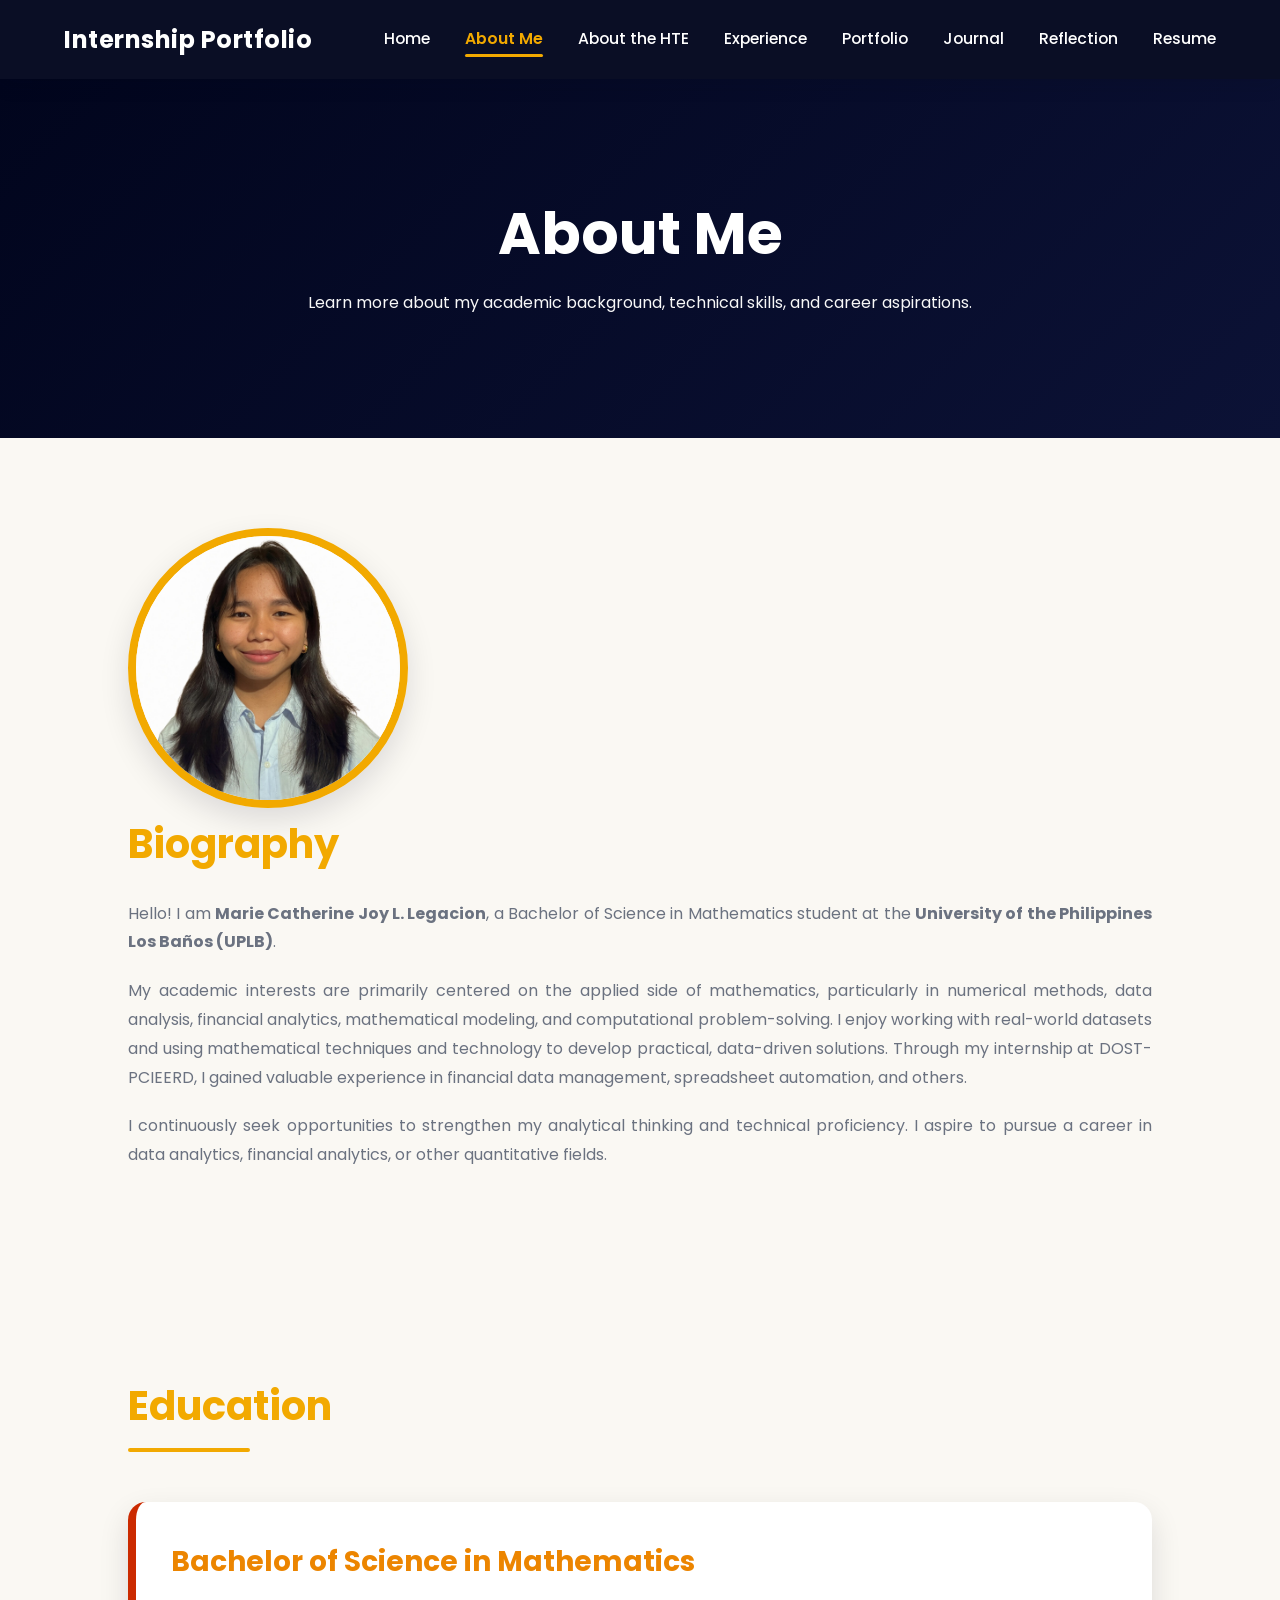
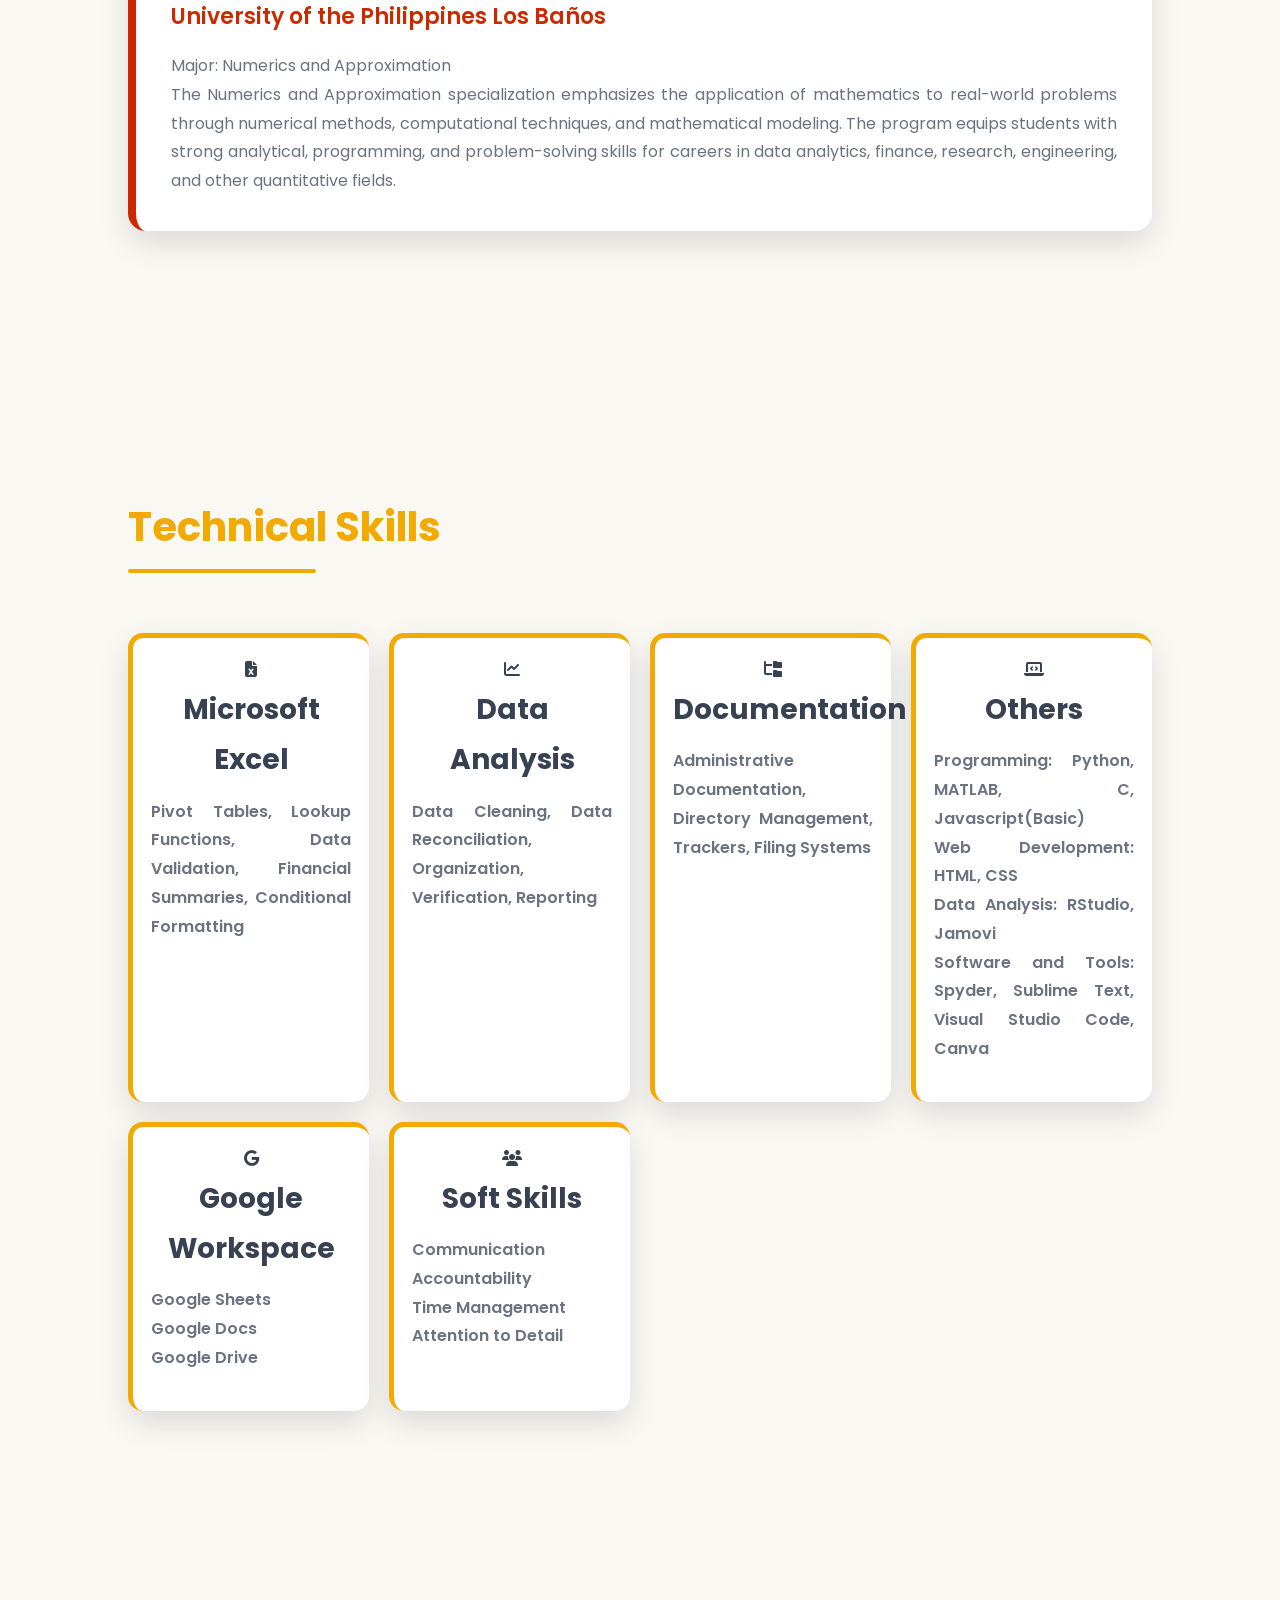
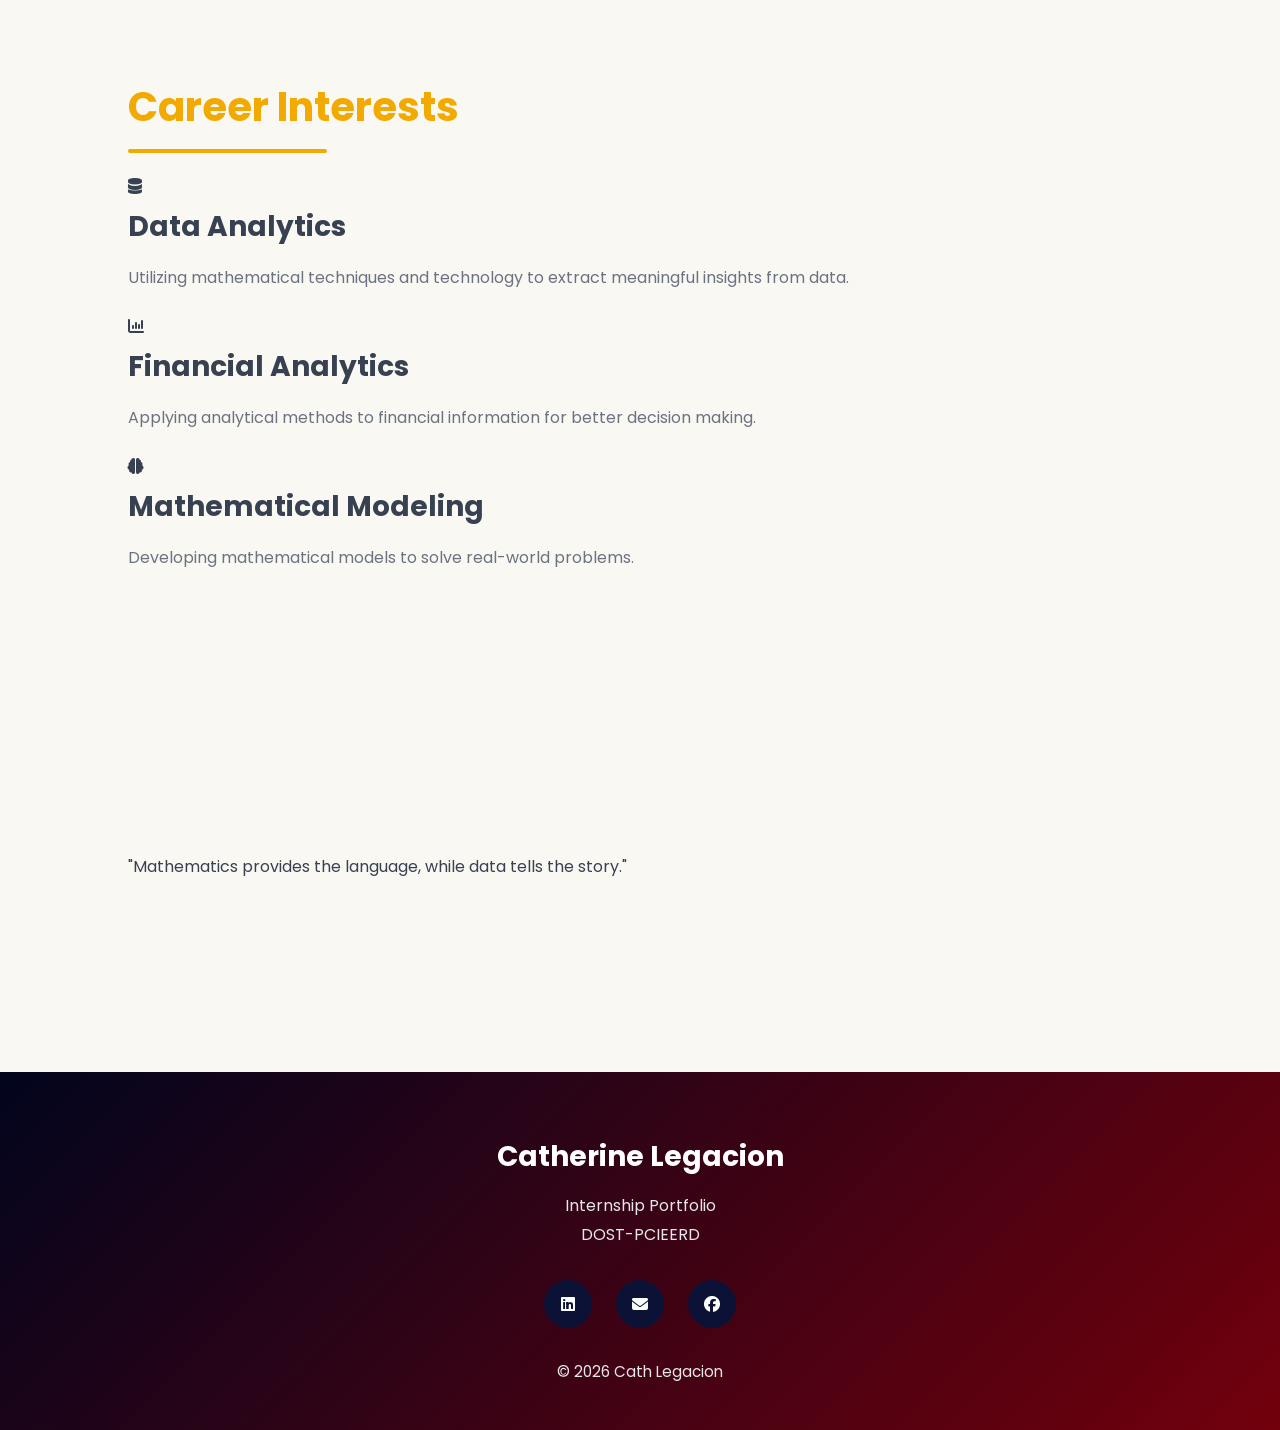
<file: about.html>
<!DOCTYPE html>
<html lang="en">

<head>

    <meta charset="UTF-8">
    <meta http-equiv="X-UA-Compatible" content="IE=edge">

    <meta name="viewport"
          content="width=device-width, initial-scale=1.0">

    <title>Marie Catherine Joy Legacion | Internship Portfolio</title>

    <!-- CSS -->
    <link rel="stylesheet" href="css/style.css">

    <!-- Google Font -->
    <link rel="preconnect" href="https://fonts.googleapis.com">

    <link rel="preconnect"
          href="https://fonts.gstatic.com"
          crossorigin>

    <link href="https://fonts.googleapis.com/css2?family=Poppins:wght@300;400;500;600;700&display=swap"
          rel="stylesheet">

    <!-- Font -->

    <link rel="stylesheet"
          href="https://cdnjs.cloudflare.com/ajax/libs/font-awesome/6.6.0/css/all.min.css">

</head>

<body>

<!-- ================= NAVBAR ================= -->

<header>

    <nav class="navbar">

        <div class="logo">
            <a href="index.html">Internship Portfolio</a>
        </div>

        <ul class="nav-links">

            <li><a href="index.html">Home</a></li>
            <li><a href="about.html">About Me</a></li>
            <li><a href="dost.html">About the HTE</a></li>
            <li><a href="experience.html" class="active">Experience</a></li>
            <li><a href="portfolio.html">Portfolio</a></li>
            <li><a href="journal.html">Journal</a></li>
            <li><a href="reflection.html">Reflection</a></li>
            <li><a href="resume.html">Resume</a></li>
            
        </ul>

        <div class="menu-btn">

            <i class="fa-solid fa-bars"></i>

        </div>

    </nav>

</header>

    <!-- ================= PAGE HEADER ================= -->

    <section class="page-banner">

        <h1>About Me</h1>

        <p>
            Learn more about my academic background,
            technical skills,
            and career aspirations.
        </p>

    </section>

    <!-- ================= BIOGRAPHY ================= -->

    <section class="about-section">

        <div class="about-image">

            <img src="cath.jpeg" alt="Profile Picture">

        </div>

        <div class="about-text">

            <h2>Biography</h2>

            <p>

                Hello! I am <strong>Marie Catherine Joy L. Legacion</strong>,
                a Bachelor of Science in Mathematics student
                at the <strong>University of the Philippines Los Baños (UPLB)</strong>.

            </p>

            <p>

               My academic interests are primarily centered on the applied side of mathematics, particularly in numerical methods, data analysis, financial analytics, mathematical modeling, and computational problem-solving. I enjoy working with real-world datasets and using mathematical techniques and technology to develop practical, data-driven solutions. Through my internship at DOST-PCIEERD, I gained valuable experience in financial data management, spreadsheet automation, and others.


            </p>

            <p>

               I continuously seek opportunities to strengthen my analytical thinking and technical proficiency. I aspire to pursue a career in data analytics, financial analytics, or other quantitative fields.

            </p>

        </div>

    </section>

    <!-- ================= EDUCATION ================= -->

    <section class="content-section">

        <h2>Education</h2>

        <div class="education-card">

            <h3>
                Bachelor of Science in Mathematics
            </h3>

            <h4>
                University of the Philippines Los Baños
            </h4>

            <p>

                Major:
                Numerics and Approximation

            </p>

            <p>

                The Numerics and Approximation specialization emphasizes the application of mathematics to real-world problems through numerical methods, computational techniques, and mathematical modeling. The program equips students with strong analytical, programming, and problem-solving skills for careers in data analytics, finance, research, engineering, and other quantitative fields.

            </p>

        </div>

    </section>

    <!-- ================= TECHNICAL SKILLS ================= -->

    <section class="content-section">

        <h2>Technical Skills</h2>

        <div class="skills-grid">

            <div class="skill-card">

                <i class="fa-solid fa-file-excel"></i>

                <h3>Microsoft Excel</h3>

                <p>
                    Pivot Tables, Lookup Functions,
                    Data Validation,
                    Financial Summaries,
                    Conditional Formatting
                </p>

            </div>

            <div class="skill-card">

                <i class="fa-solid fa-chart-line"></i>

                <h3>Data Analysis</h3>

                <p>
                    Data Cleaning,
                    Data Reconciliation,
                    Organization,
                    Verification,
                    Reporting
                </p>

            </div>

            <div class="skill-card">

                <i class="fa-solid fa-folder-tree"></i>

                <h3>Documentation</h3>

                <p>
                    Administrative Documentation,
                    Directory Management,
                    Trackers,
                    Filing Systems
                </p>

            </div>

            <div class="skill-card">

                <i class="fa-solid fa-laptop-code"></i>

                <h3>Others</h3>

                <p>

                    Programming: Python, MATLAB, C, Javascript(Basic)

                    <br>

                    Web Development: HTML, CSS

                    <br>

                    Data Analysis: RStudio, Jamovi

                    <br>

                    Software and Tools: Spyder, Sublime Text, Visual Studio Code, Canva

                </p>

            </div>

            <div class="skill-card">

                <i class="fa-brands fa-google"></i>

                <h3>Google Workspace</h3>

                <p>

                    Google Sheets

                    <br>

                    Google Docs

                    <br>

                    Google Drive

                </p>

            </div>

            <div class="skill-card">

                <i class="fa-solid fa-users"></i>

                <h3>Soft Skills</h3>

                <p>

                    Communication

                    <br>

                    Accountability

                    <br>

                    Time Management

                    <br>

                    Attention to Detail

                </p>

            </div>

        </div>

    </section>

    <!-- ================= CAREER INTERESTS ================= -->

    <section class="content-section">

        <h2>Career Interests</h2>

        <div class="career-container">

            <div class="career-card">

                <i class="fa-solid fa-database"></i>

                <h3>Data Analytics</h3>

                <p>

                    Utilizing mathematical techniques
                    and technology
                    to extract meaningful insights
                    from data.

                </p>

            </div>

            <div class="career-card">

                <i class="fa-solid fa-chart-column"></i>

                <h3>Financial Analytics</h3>

                <p>

                    Applying analytical methods
                    to financial information
                    for better decision making.

                </p>

            </div>

            <div class="career-card">

                <i class="fa-solid fa-brain"></i>

                <h3>Mathematical Modeling</h3>

                <p>

                    Developing mathematical models
                    to solve real-world problems.

                </p>

            </div>

        </div>

    </section>

    <!-- ================= QUOTE ================= -->

    <section class="quote-section">

        <blockquote>

            "Mathematics provides the language,
            while data tells the story."

        </blockquote>

    </section>

<!-- ================= FOOTER ================= -->
<footer>
    <div class="footer-content">
        <h3>Catherine Legacion</h3>

        <p>
            Internship Portfolio
            <br>
            DOST-PCIEERD
        </p>

        <div class="social">
            <!-- LinkedIn -->
            <a href="https://www.linkedin.com/in/catherine-legacion-89520137b/" target="_blank" rel="noopener noreferrer" title="LinkedIn">
                <i class="fab fa-linkedin"></i>
            </a>

            <!-- Email (mailto link) -->
            <a href="mailto:catherinelegacion@gmail.com" title="Email">
                <i class="fas fa-envelope"></i>
            </a>

            <!-- Facebook -->
            <a href="https://www.facebook.com/mariecatherinejoy.legacion" target="_blank" rel="noopener noreferrer" title="Facebook">
                <i class="fab fa-facebook"></i>
            </a>
        </div>

        <p class="copyright">
            © 2026 Cath Legacion
        </p>
    </div>
</footer>

<script src="js/script.js"></script>

<!-- ================= SCROLL TO TOP ================= -->

<button id="scrollTopBtn" title="Go to top">

    <i class="fa-solid fa-arrow-up"></i>

</button>

<script src="js/script.js"></script>

</body>

</html>
</file>
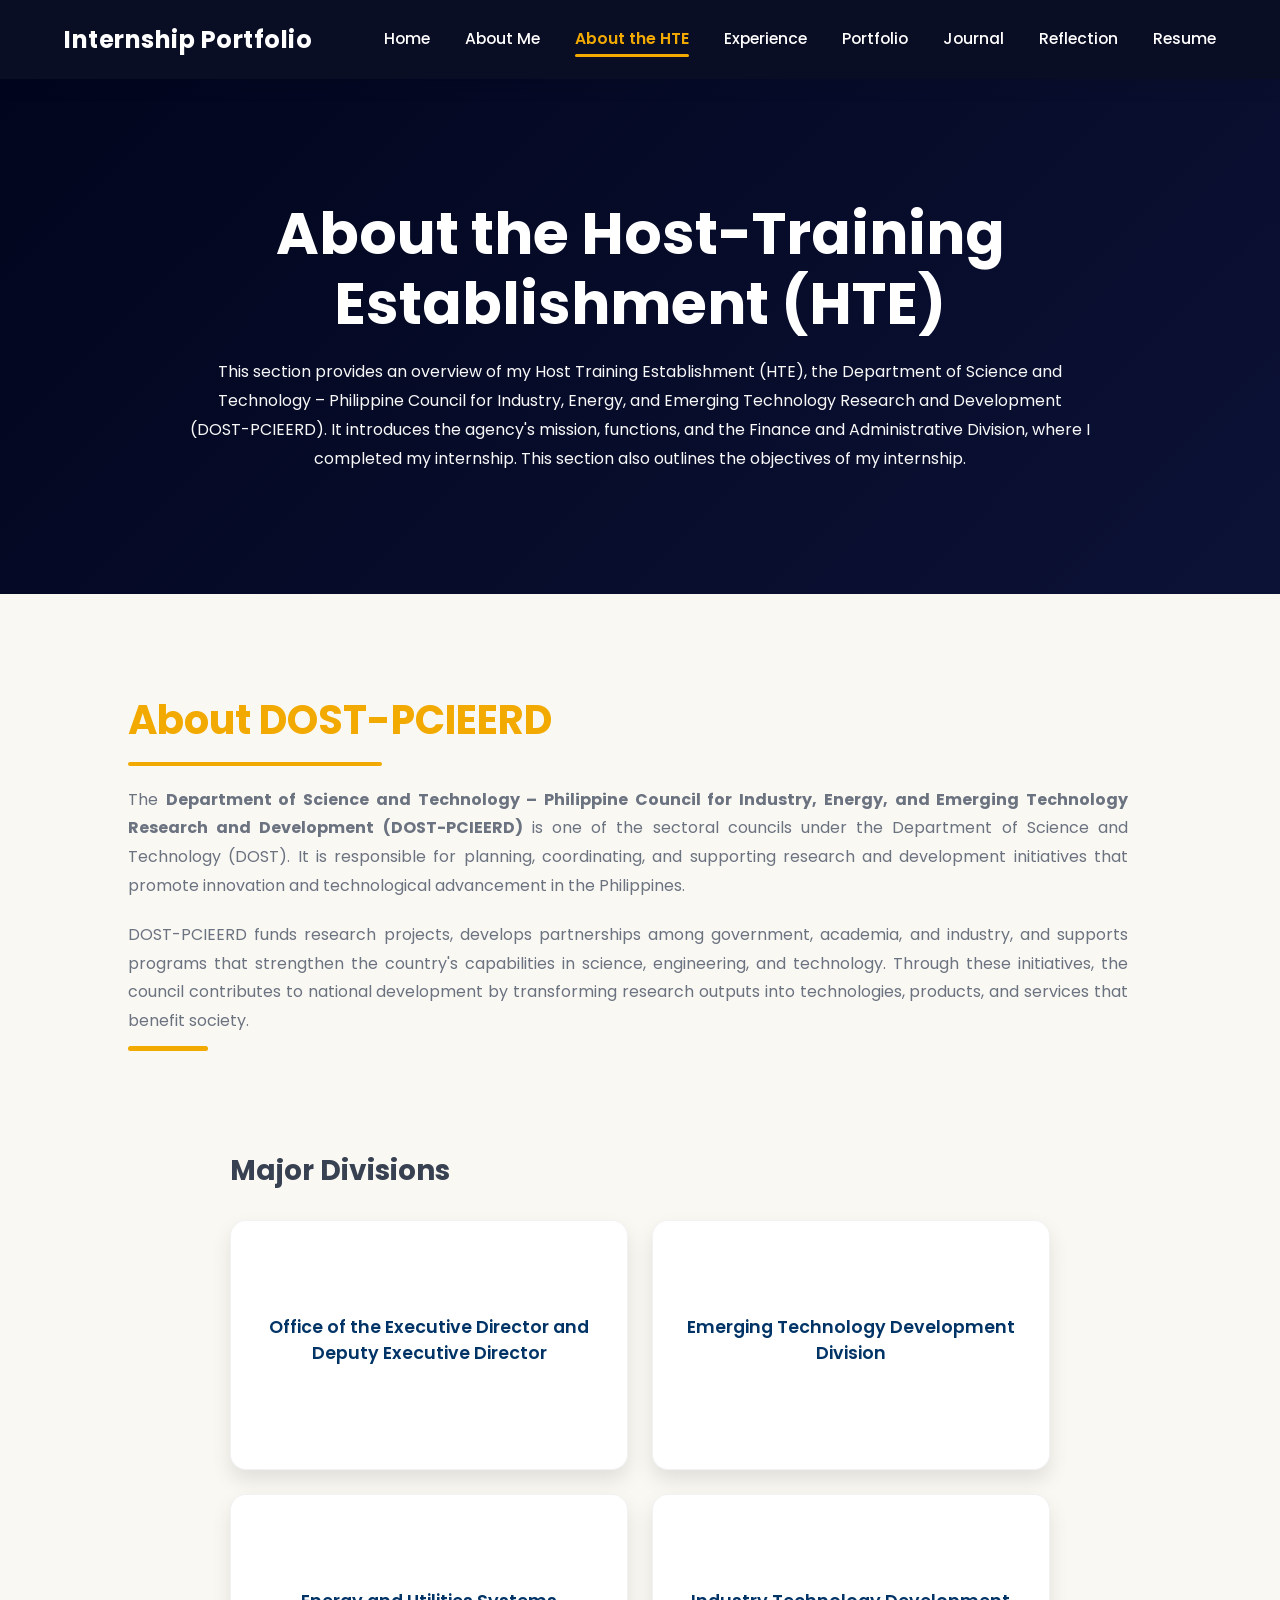
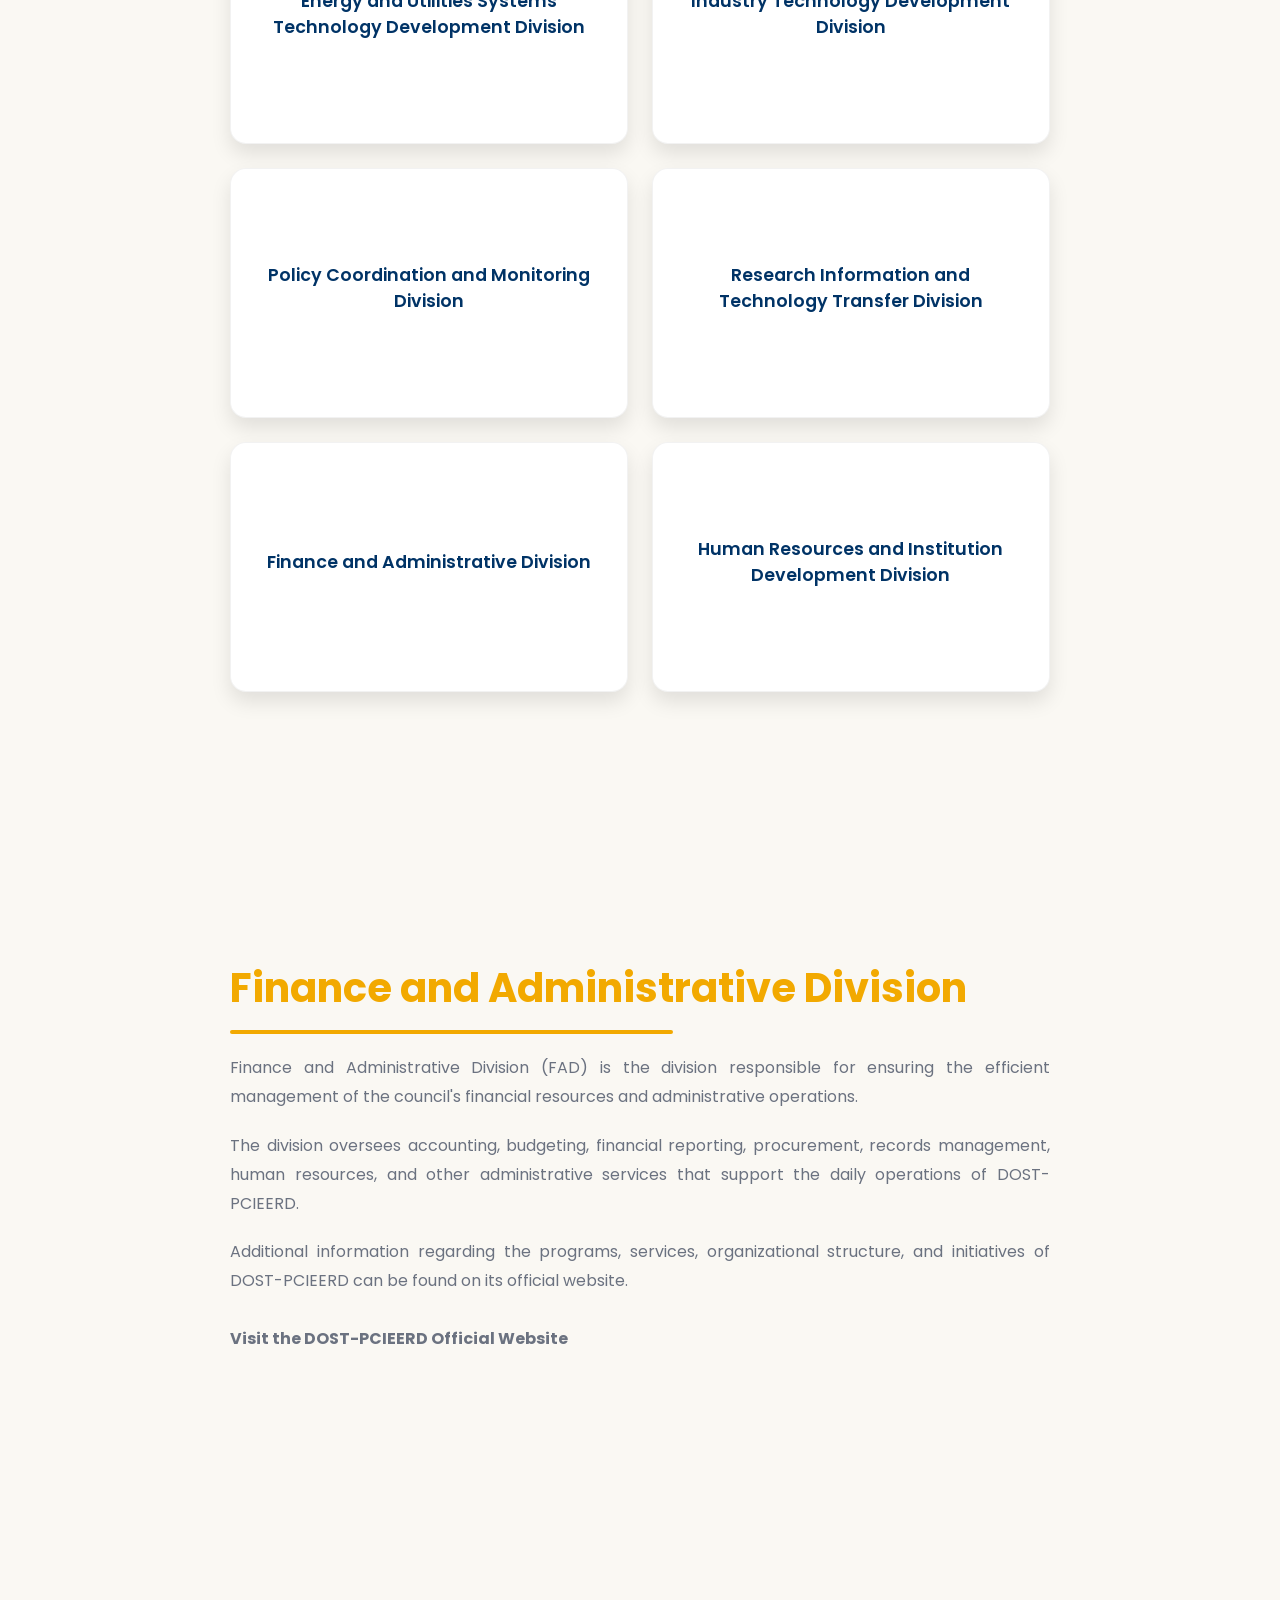
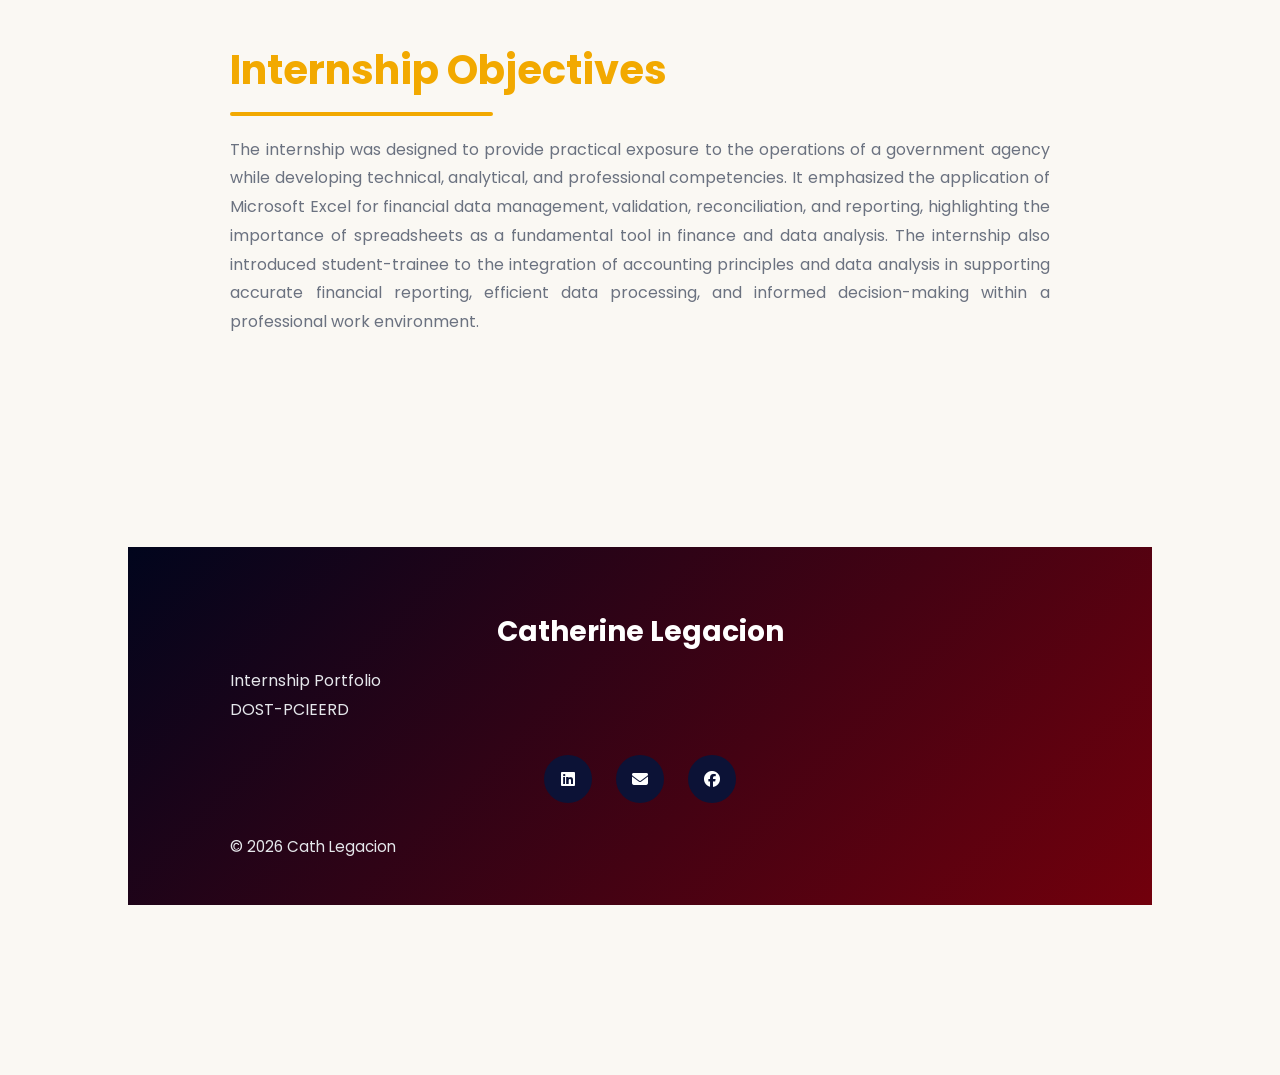
<file: dost.html>
<!DOCTYPE html>
<html lang="en">

<head>

    <meta charset="UTF-8">
    <meta http-equiv="X-UA-Compatible" content="IE=edge">

    <meta name="viewport"
          content="width=device-width, initial-scale=1.0">

    <title>Marie Catherine Joy Legacion | Internship Portfolio</title>

    <!-- CSS -->
    <link rel="stylesheet" href="css/style.css">

    <!-- Google Font -->
    <link rel="preconnect" href="https://fonts.googleapis.com">

    <link rel="preconnect"
          href="https://fonts.gstatic.com"
          crossorigin>

    <link href="https://fonts.googleapis.com/css2?family=Poppins:wght@300;400;500;600;700&display=swap"
          rel="stylesheet">

    <!-- Font -->

    <link rel="stylesheet"
          href="https://cdnjs.cloudflare.com/ajax/libs/font-awesome/6.6.0/css/all.min.css">

</head>

<body>

<!-- ================= NAVBAR ================= -->

<header>

    <nav class="navbar">

        <div class="logo">
            <a href="index.html">Internship Portfolio</a>
        </div>

        <ul class="nav-links">

            <li><a href="index.html">Home</a></li>
            <li><a href="about.html">About Me</a></li>
            <li><a href="dost.html">About the HTE</a></li>
            <li><a href="experience.html" class="active">Experience</a></li>
            <li><a href="portfolio.html">Portfolio</a></li>
            <li><a href="journal.html">Journal</a></li>
            <li><a href="reflection.html">Reflection</a></li>
            <li><a href="resume.html">Resume</a></li>
            
        </ul>

        <div class="menu-btn">

            <i class="fa-solid fa-bars"></i>

        </div>

    </nav>

</header>

<section class="page-banner">

    <h1>About the Host-Training Establishment (HTE)</h1>

    <p>
        This section provides an overview of my Host Training Establishment (HTE), the Department of Science and Technology – Philippine Council for Industry, Energy, and Emerging Technology Research and Development (DOST-PCIEERD). It introduces the agency's mission, functions, and the Finance and Administrative Division, where I completed my internship. This section also outlines the objectives of my internship.

    </p>

</section>

<!-- ================= ABOUT DOST-PCIEERD ================= -->

<section class="content-section">

    <h2>About DOST-PCIEERD</h2>

    <p>

        The <strong>Department of Science and Technology – Philippine Council for Industry, Energy, and Emerging Technology Research and Development (DOST-PCIEERD)</strong>
        is one of the sectoral councils under the Department of Science and Technology (DOST).
        It is responsible for planning, coordinating, and supporting research and development
        initiatives that promote innovation and technological advancement in the Philippines.

    </p>

    <p>

        DOST-PCIEERD funds research projects, develops partnerships among government,
        academia, and industry, and supports programs that strengthen the country's capabilities
        in science, engineering, and technology. Through these initiatives, the council contributes
        to national development by transforming research outputs into technologies,
        products, and services that benefit society.

    </p>

 <!-- ================= MAJOR DIVISIONS (FLIP CARDS) ================= -->
<section class="content-section">
    <h3>Major Divisions</h3>

    <div class="card-container">

        <!-- Executive Office -->
        <div class="flip-card">
            <div class="flip-card-inner">
                <div class="flip-card-front">
                    <h4>Office of the Executive Director and Deputy Executive Director</h4>
                </div>
                <div class="flip-card-back">
                    <p>
                        Provides overall leadership, strategic direction, and policy oversight for DOST-PCIEERD while ensuring the effective implementation of its programs and operations.
                    </p>
                </div>
            </div>
        </div>

        <!-- ETDD -->
        <div class="flip-card">
            <div class="flip-card-inner">
                <div class="flip-card-front">
                    <h4>Emerging Technology Development Division</h4>
                </div>
                <div class="flip-card-back">
                    <p>
                        Supports research and innovation in emerging technologies such as artificial intelligence, biotechnology, electronics, and advanced materials.
                    </p>
                </div>
            </div>
        </div>

        <!-- EUSTDD -->
        <div class="flip-card">
            <div class="flip-card-inner">
                <div class="flip-card-front">
                    <h4>Energy and Utilities Systems Technology Development Division</h4>
                </div>
                <div class="flip-card-back">
                    <p>
                        Promotes research on sustainable energy systems, utilities, and technologies that improve national energy security and efficiency.
                    </p>
                </div>
            </div>
        </div>

        <!-- ITDD -->
        <div class="flip-card">
            <div class="flip-card-inner">
                <div class="flip-card-front">
                    <h4>Industry Technology Development Division</h4>
                </div>
                <div class="flip-card-back">
                    <p>
                        Develops technologies and supports innovation that strengthen Philippine industries, manufacturing, and industrial competitiveness.
                    </p>
                </div>
            </div>
        </div>

        <!-- PCMD -->
        <div class="flip-card">
            <div class="flip-card-inner">
                <div class="flip-card-front">
                    <h4>Policy Coordination and Monitoring Division</h4>
                </div>
                <div class="flip-card-back">
                    <p>
                        Monitors research projects, evaluates program performance, and supports policy planning and implementation across the Council.
                    </p>
                </div>
            </div>
        </div>

        <!-- RITTD -->
        <div class="flip-card">
            <div class="flip-card-inner">
                <div class="flip-card-front">
                    <h4>Research Information and Technology Transfer Division</h4>
                </div>
                <div class="flip-card-back">
                    <p>
                        Facilitates knowledge dissemination, technology commercialization, and partnerships among government, industry, and academia.
                    </p>
                </div>
            </div>
        </div>

        <!-- FAD -->
        <div class="flip-card">
            <div class="flip-card-inner">
                <div class="flip-card-front">
                    <h4>Finance and Administrative Division</h4>
                </div>
                <div class="flip-card-back">
                    <p>
                        Manages financial resources, accounting, budgeting, procurement, human resources, and administrative support services of the Council.
                    </p>
                </div>
            </div>
        </div>

        <!-- HRIDD -->
        <div class="flip-card">
            <div class="flip-card-inner">
                <div class="flip-card-front">
                    <h4>Human Resources and Institution Development Division</h4>
                </div>
                <div class="flip-card-back">
                    <p>
                        Oversees workforce development, organizational learning, employee welfare, and institutional capability-building initiatives.
                    </p>
                </div>
            </div>
        </div>

    </div>
</section>

<!-- ================= FINANCE AND ADMINISTRATIVE DIVISION ================= -->

<section class="content-section">

    <h2>Finance and Administrative Division</h2>

    <p>

        Finance and Administrative Division (FAD) is
        the division responsible for ensuring the efficient management of the council's financial
        resources and administrative operations.

    </p>

    <p>

        The division oversees accounting, budgeting, financial reporting,
        procurement, records management, human resources,
        and other administrative services that support the daily operations
        of DOST-PCIEERD.

    </p>
<p>


Additional information regarding the programs, services, organizational structure, and initiatives of DOST-PCIEERD can be found on its official website.

<br><br>

<a href="https://pcieerd.dost.gov.ph/" target="_blank">
    <strong>Visit the DOST-PCIEERD Official Website</strong>
</a>

</p>

</section>

<!-- ================= INTERNSHIP OBJECTIVES ================= -->

<section class="content-section">

    <h2>Internship Objectives</h2>

    <p>

       The internship was designed to provide practical exposure to the operations of a government agency while developing technical, analytical, and professional competencies. It emphasized the application of Microsoft Excel for financial data management, validation, reconciliation, and reporting, highlighting the importance of spreadsheets as a fundamental tool in finance and data analysis. The internship also introduced student-trainee to the integration of accounting principles and data analysis in supporting accurate financial reporting, efficient data processing, and informed decision-making within a professional work environment.

    </p>

</section>

<!-- ================= FOOTER ================= -->
<footer>
    <div class="footer-content">
        <h3>Catherine Legacion</h3>

        <p>
            Internship Portfolio
            <br>
            DOST-PCIEERD
        </p>

        <div class="social">
            <!-- LinkedIn -->
            <a href="https://www.linkedin.com/in/catherine-legacion-89520137b/" target="_blank" rel="noopener noreferrer" title="LinkedIn">
                <i class="fab fa-linkedin"></i>
            </a>

            <!-- Email (mailto link) -->
            <a href="mailto:catherinelegacion@gmail.com" title="Email">
                <i class="fas fa-envelope"></i>
            </a>

            <!-- Facebook -->
            <a href="https://www.facebook.com/mariecatherinejoy.legacion" target="_blank" rel="noopener noreferrer" title="Facebook">
                <i class="fab fa-facebook"></i>
            </a>
        </div>

        <p class="copyright">
            © 2026 Cath Legacion
        </p>
    </div>
</footer>

<script src="js/script.js"></script>

<!-- ================= SCROLL TO TOP ================= -->

<button id="scrollTopBtn" title="Go to top">

    <i class="fa-solid fa-arrow-up"></i>

</button>

<script src="js/script.js"></script>

</body>

</html>
</file>
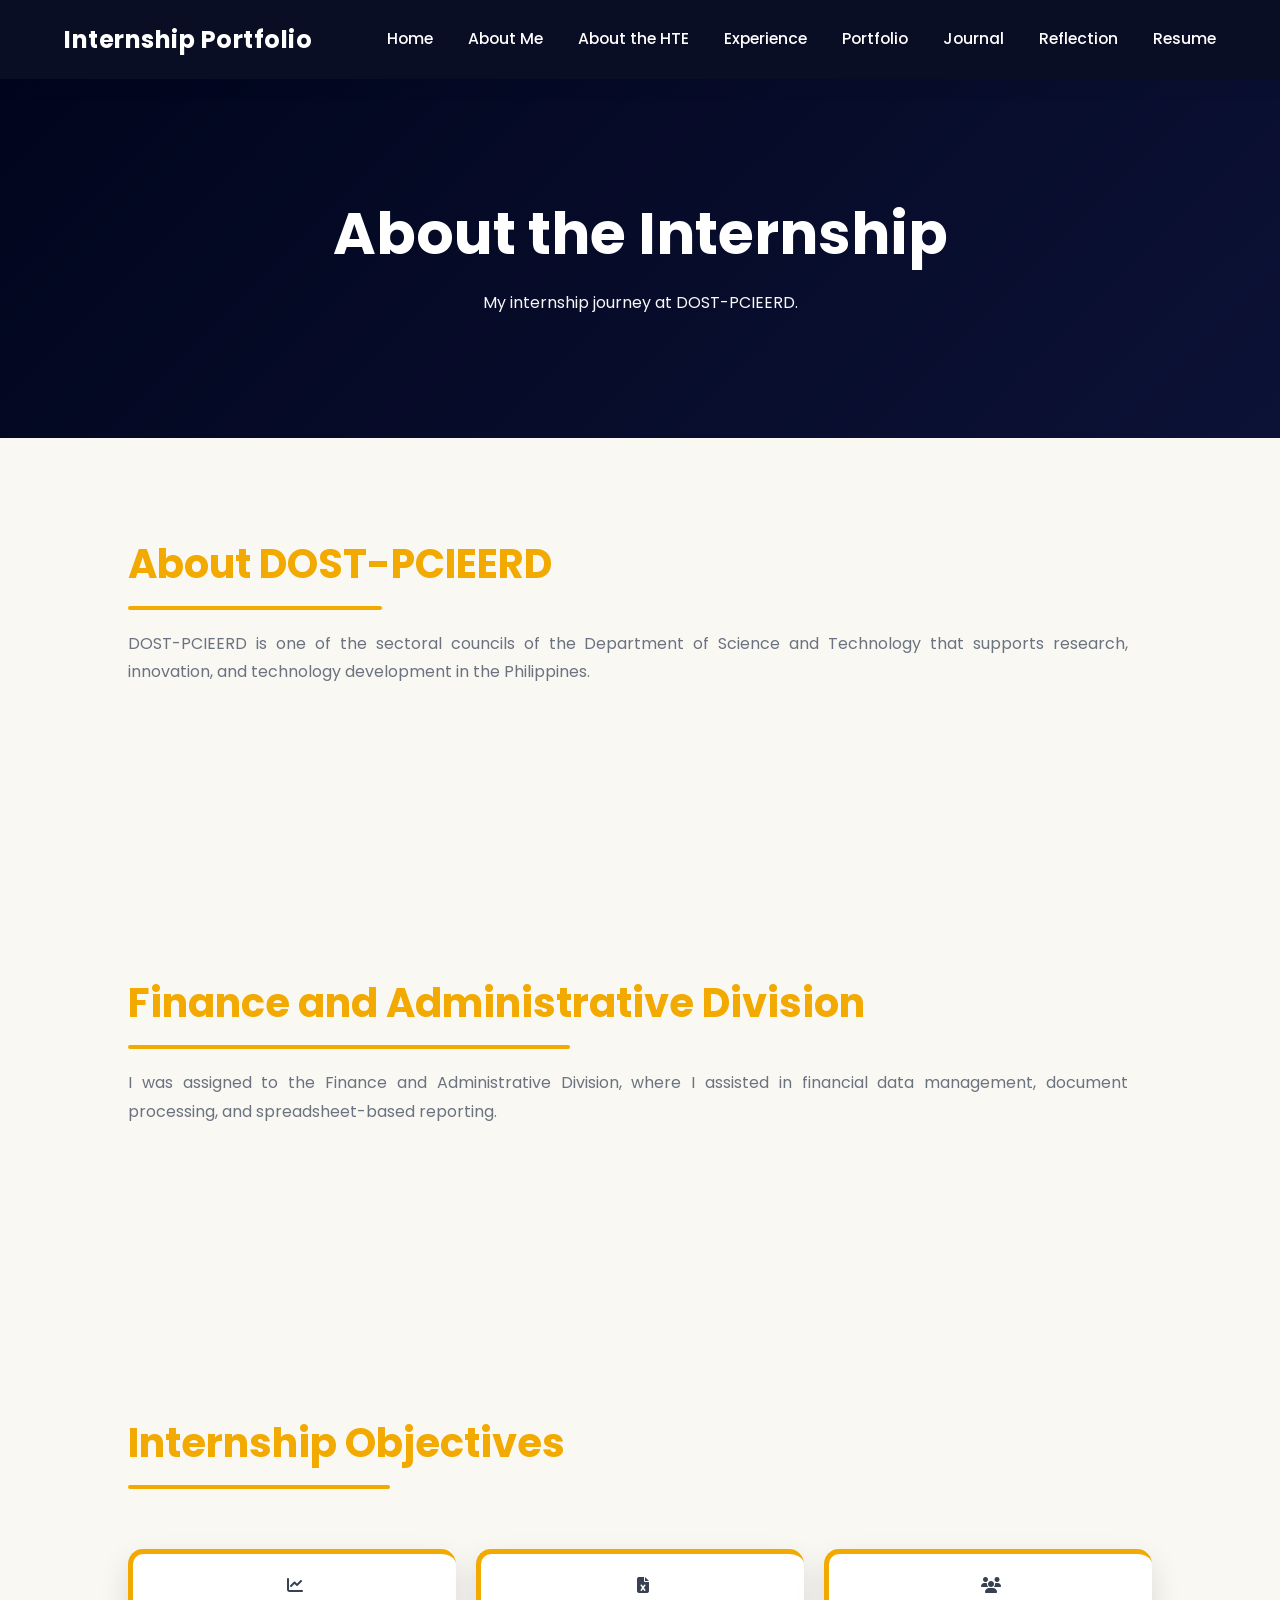
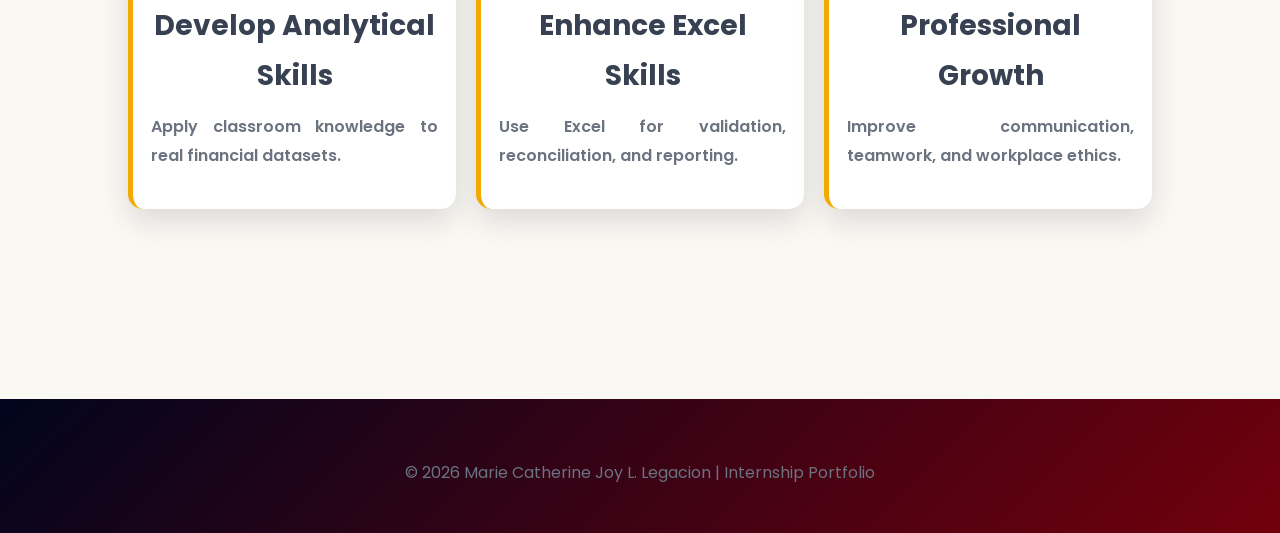
<file: internship.html>
<!DOCTYPE html>
<html lang="en">
<head>
<meta charset="UTF-8">
<meta name="viewport" content="width=device-width, initial-scale=1.0">
<title>About the Internship</title>
<link rel="stylesheet" href="css/style.css">
<link rel="stylesheet" href="https://cdnjs.cloudflare.com/ajax/libs/font-awesome/6.6.0/css/all.min.css">
</head>
<body>
<header><nav class="navbar">
<div class="logo">
    <a href="index.html">Internship Portfolio</a>
</div>
<ul class="nav-links">
<li><a href="index.html">Home</a></li>
<li><a href="about.html">About Me</a></li>
<li><a href="dost.html">About the HTE</a></li>
<li><a href="experience.html" class="active">Experience</a></li>
<li><a href="portfolio.html">Portfolio</a></li>
<li><a href="journal.html">Journal</a></li>
<li><a href="reflection.html">Reflection</a></li>
<li><a href="resume.html">Resume</a></li>
</ul>
</nav></header>

<section class="page-banner">
<h1>About the Internship</h1>
<p>My internship journey at DOST-PCIEERD.</p>
</section>

<section class="content-section">
<h2>About DOST-PCIEERD</h2>
<p>DOST-PCIEERD is one of the sectoral councils of the Department of Science and Technology that supports research, innovation, and technology development in the Philippines.</p>
</section>

<section class="content-section">
<h2>Finance and Administrative Division</h2>
<p>I was assigned to the Finance and Administrative Division, where I assisted in financial data management, document processing, and spreadsheet-based reporting.</p>
</section>

<section class="content-section">
<h2>Internship Objectives</h2>
<div class="skills-grid">
<div class="skill-card"><i class="fa-solid fa-chart-line"></i><h3>Develop Analytical Skills</h3><p>Apply classroom knowledge to real financial datasets.</p></div>
<div class="skill-card"><i class="fa-solid fa-file-excel"></i><h3>Enhance Excel Skills</h3><p>Use Excel for validation, reconciliation, and reporting.</p></div>
<div class="skill-card"><i class="fa-solid fa-users"></i><h3>Professional Growth</h3><p>Improve communication, teamwork, and workplace ethics.</p></div>
</div>
</section>

<footer><p>&copy; 2026 Marie Catherine Joy L. Legacion | Internship Portfolio</p></footer>
<script src="js/script.js"></script>

<!-- ================= SCROLL TO TOP ================= -->

<button id="scrollTopBtn" title="Go to top">

    <i class="fa-solid fa-arrow-up"></i>

</button>

<script src="js/script.js"></script>

</body>

</body>
</html>
</file>
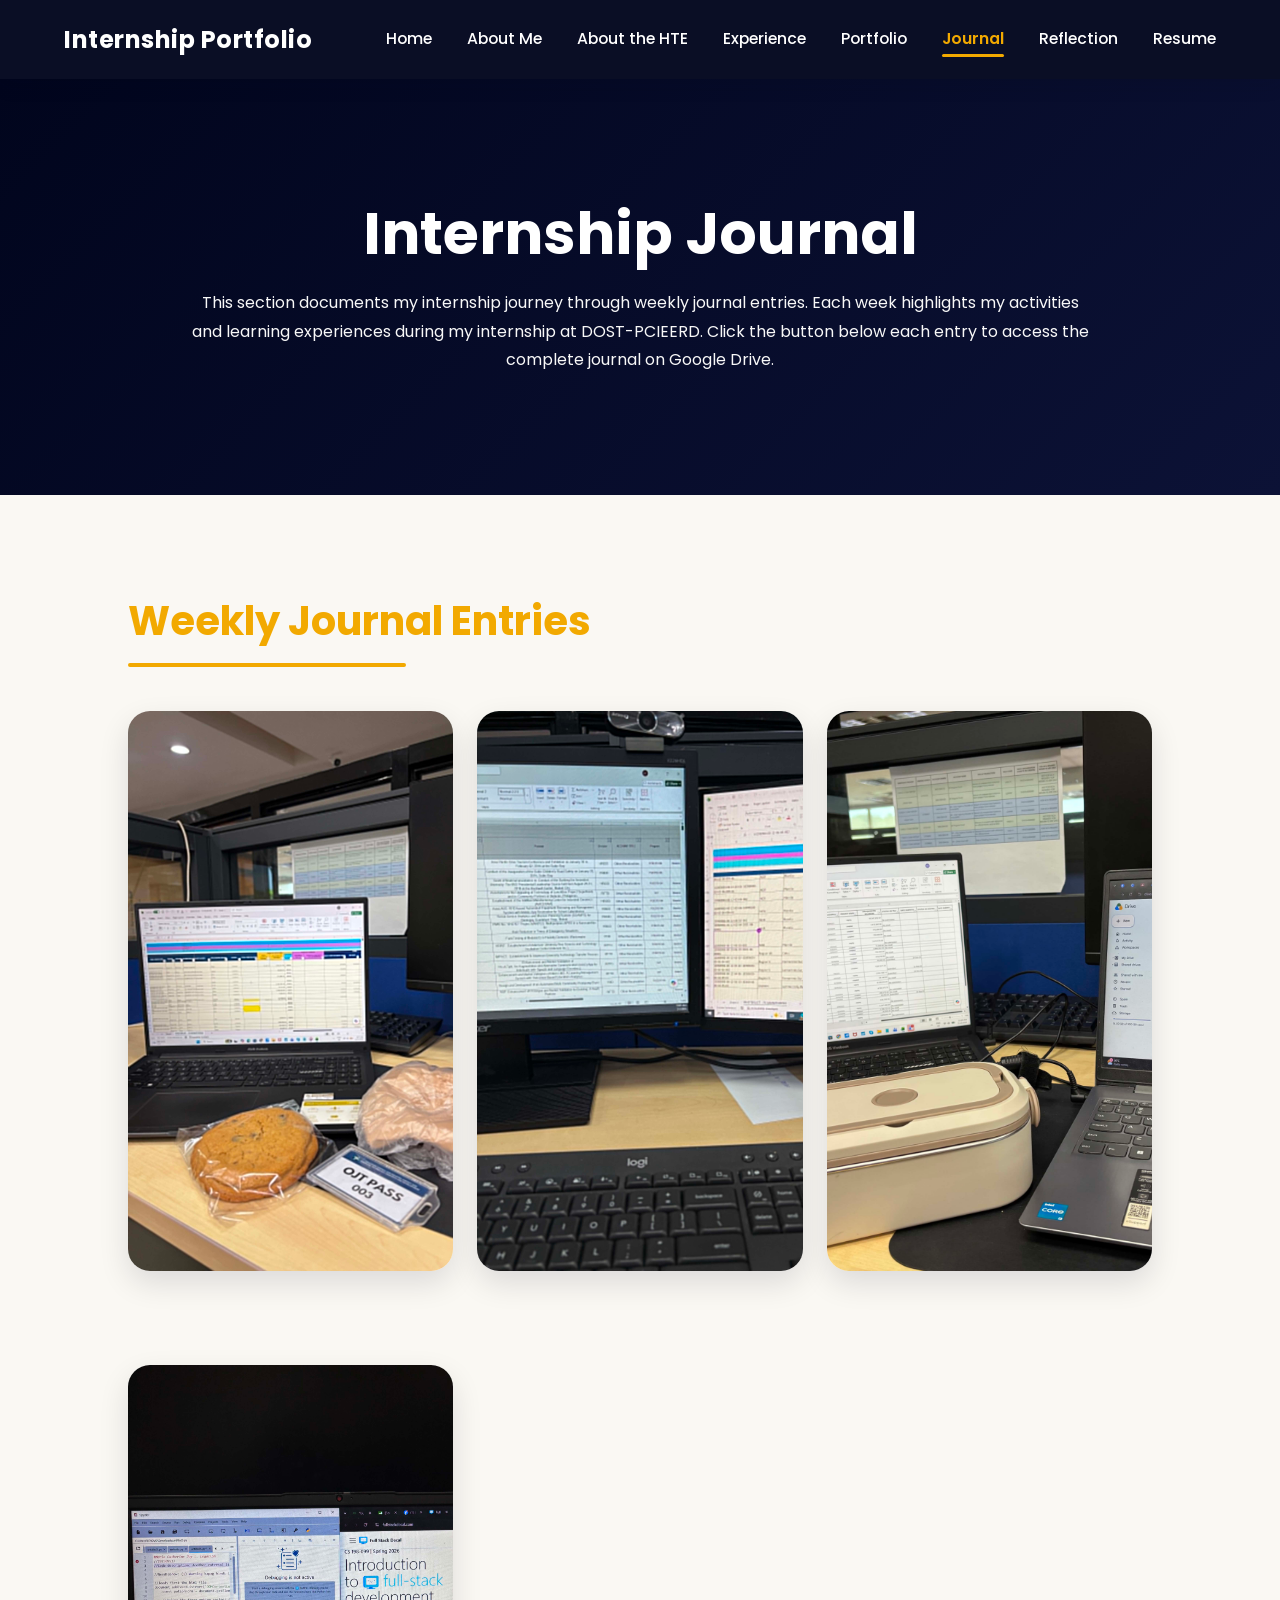
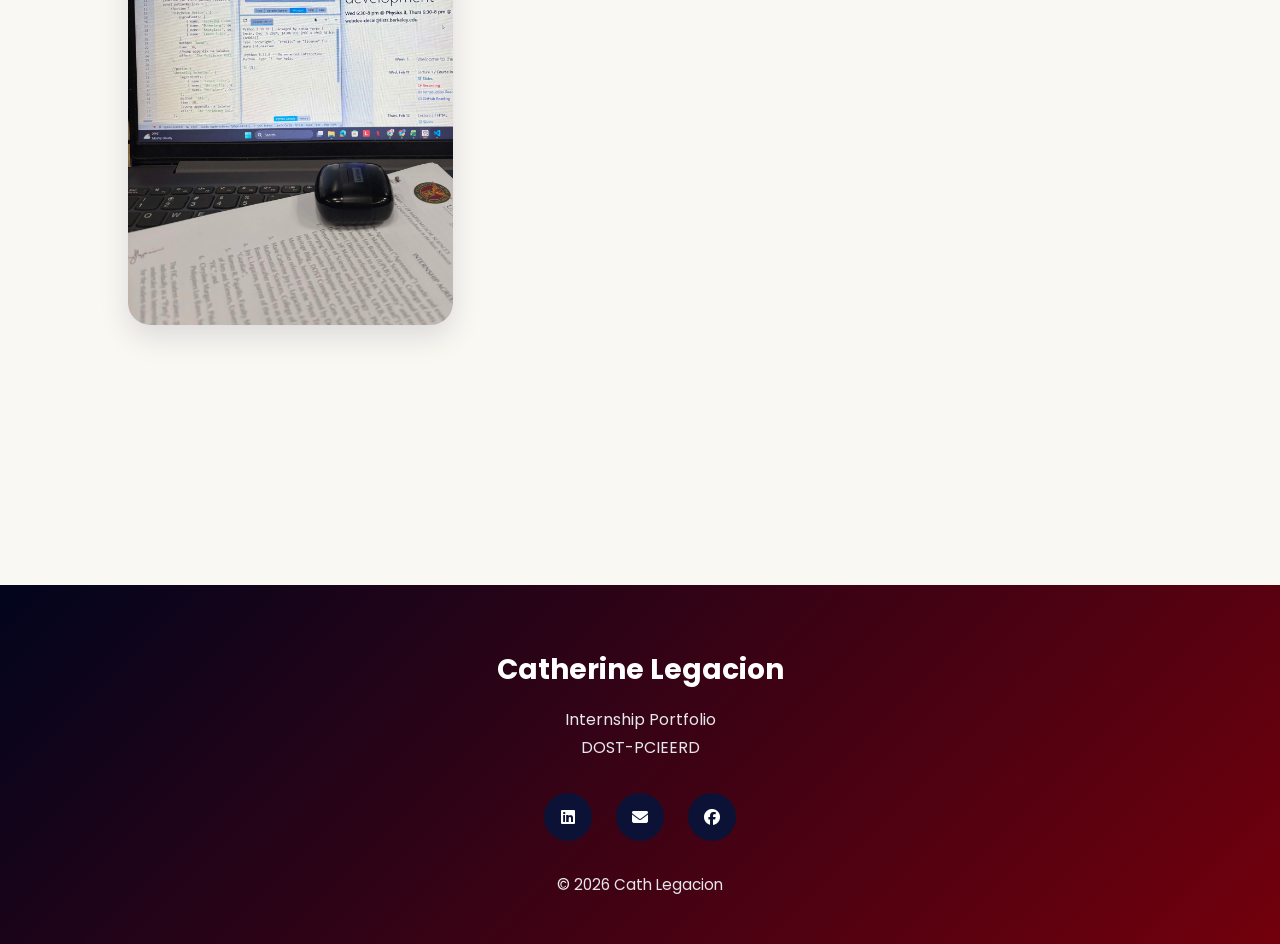
<file: journal.html>
<!DOCTYPE html>
<html lang="en">

<head>

    <meta charset="UTF-8">
    <meta http-equiv="X-UA-Compatible" content="IE=edge">

    <meta name="viewport"
          content="width=device-width, initial-scale=1.0">

    <title>Marie Catherine Joy Legacion | Internship Portfolio</title>

    <!-- CSS -->
    <link rel="stylesheet" href="css/style.css">

    <!-- Google Font -->
    <link rel="preconnect" href="https://fonts.googleapis.com">

    <link rel="preconnect"
          href="https://fonts.gstatic.com"
          crossorigin>

    <link href="https://fonts.googleapis.com/css2?family=Poppins:wght@300;400;500;600;700&display=swap"
          rel="stylesheet">

    <!-- Font Awesome -->
    <link rel="stylesheet"
          href="https://cdnjs.cloudflare.com/ajax/libs/font-awesome/6.6.0/css/all.min.css">

</head>

<body>

<!-- ================= NAVBAR ================= -->

<header>

    <nav class="navbar">

        <div class="logo">
            <a href="index.html">Internship Portfolio</a>
        </div>

        <ul class="nav-links">

            <li><a href="index.html">Home</a></li>

            <li><a href="about.html">About Me</a></li>

            <li><a href="dost.html">About the HTE</a></li>

            <li><a href="experience.html">Experience</a></li>

            <li><a href="portfolio.html">Portfolio</a></li>

            <li><a href="journal.html" class="active">Journal</a></li>

            <li><a href="reflection.html">Reflection</a></li>

            <li><a href="resume.html">Resume</a></li>

        </ul>

        <div class="menu-btn">

            <i class="fa-solid fa-bars"></i>

        </div>

    </nav>

</header>

<!-- ================= PAGE HEADER ================= -->

<section class="page-banner">

    <h1>Internship Journal</h1>

    <p>

        This section documents my internship journey through weekly journal entries.
        Each week highlights my activities and learning experiences during my internship at DOST-PCIEERD.
        Click the button below each entry to access the complete journal on Google Drive.

    </p>

</section>

<!-- ================= WEEKLY JOURNALS ================= -->

<section class="content-section">

    <h2>Weekly Journal Entries</h2>

    <div class="card-container">

        <!-- Week 1 -->
        <div class="project-card">

            <img src="1.jpg" alt="Week 1">

            <div class="project-content">

                <h3>Week 1</h3>

                <a href="YOUR_GOOGLE_DRIVE_LINK"
                   target="_blank"
                   class="btn">

                    Read Journal

                </a>

            </div>

        </div>

        <!-- Week 2 -->
        <div class="project-card">

            <img src="2.jpg" alt="Week 2">

            <div class="project-content">

                <h3>Week 2</h3>

                <a href="YOUR_GOOGLE_DRIVE_LINK"
                   target="_blank"
                   class="btn">

                    Read Journal

                </a>

            </div>

        </div>

        <!-- Week 3 -->
        <div class="project-card">

            <img src="3.jpg" alt="Week 3">

            <div class="project-content">

                <h3>Week 3</h3>

                <a href="YOUR_GOOGLE_DRIVE_LINK"
                   target="_blank"
                   class="btn">

                    Read Journal

                </a>

            </div>

        </div>

        <!-- Week 4 -->
        <div class="project-card">

            <img src="4.jpg" alt="Week 4">

            <div class="project-content">

                <h3>Week 4-5</h3>

                <a href="YOUR_GOOGLE_DRIVE_LINK"
                   target="_blank"
                   class="btn">

                    Read Journal

                </a>

            </div>

        </div>

</section>

<!-- ================= FOOTER ================= -->
<footer>
    <div class="footer-content">
        <h3>Catherine Legacion</h3>

        <p>
            Internship Portfolio
            <br>
            DOST-PCIEERD
        </p>

        <div class="social">
            <!-- LinkedIn -->
            <a href="https://www.linkedin.com/in/catherine-legacion-89520137b/" target="_blank" rel="noopener noreferrer" title="LinkedIn">
                <i class="fab fa-linkedin"></i>
            </a>

            <!-- Email (mailto link) -->
            <a href="mailto:catherinelegacion@gmail.com" title="Email">
                <i class="fas fa-envelope"></i>
            </a>

            <!-- Facebook -->
            <a href="https://www.facebook.com/mariecatherinejoy.legacion" target="_blank" rel="noopener noreferrer" title="Facebook">
                <i class="fab fa-facebook"></i>
            </a>
        </div>

        <p class="copyright">
            © 2026 Cath Legacion
        </p>
    </div>
</footer>

<script src="js/script.js"></script>

<!-- ================= SCROLL TO TOP ================= -->

<button id="scrollTopBtn" title="Go to top">

    <i class="fa-solid fa-arrow-up"></i>

</button>

<script src="js/script.js"></script>

</body>

</html>
</file>
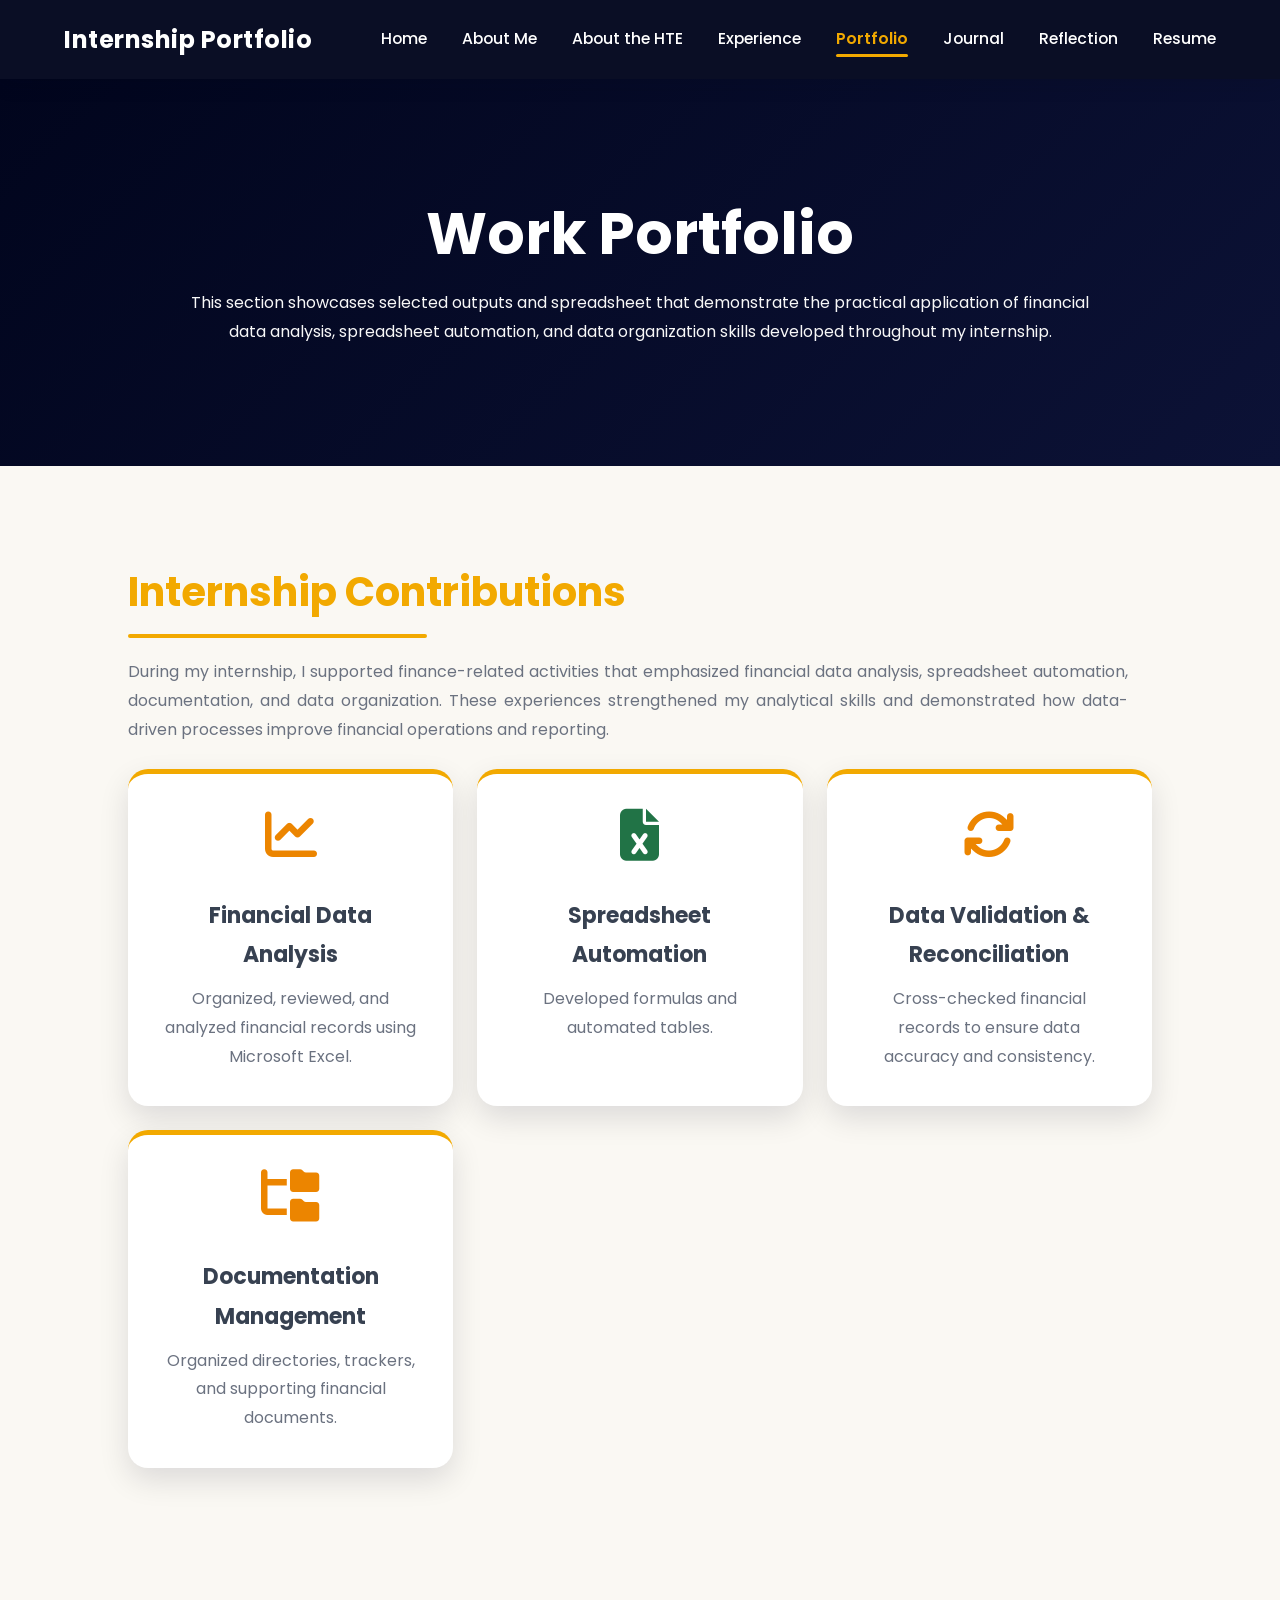
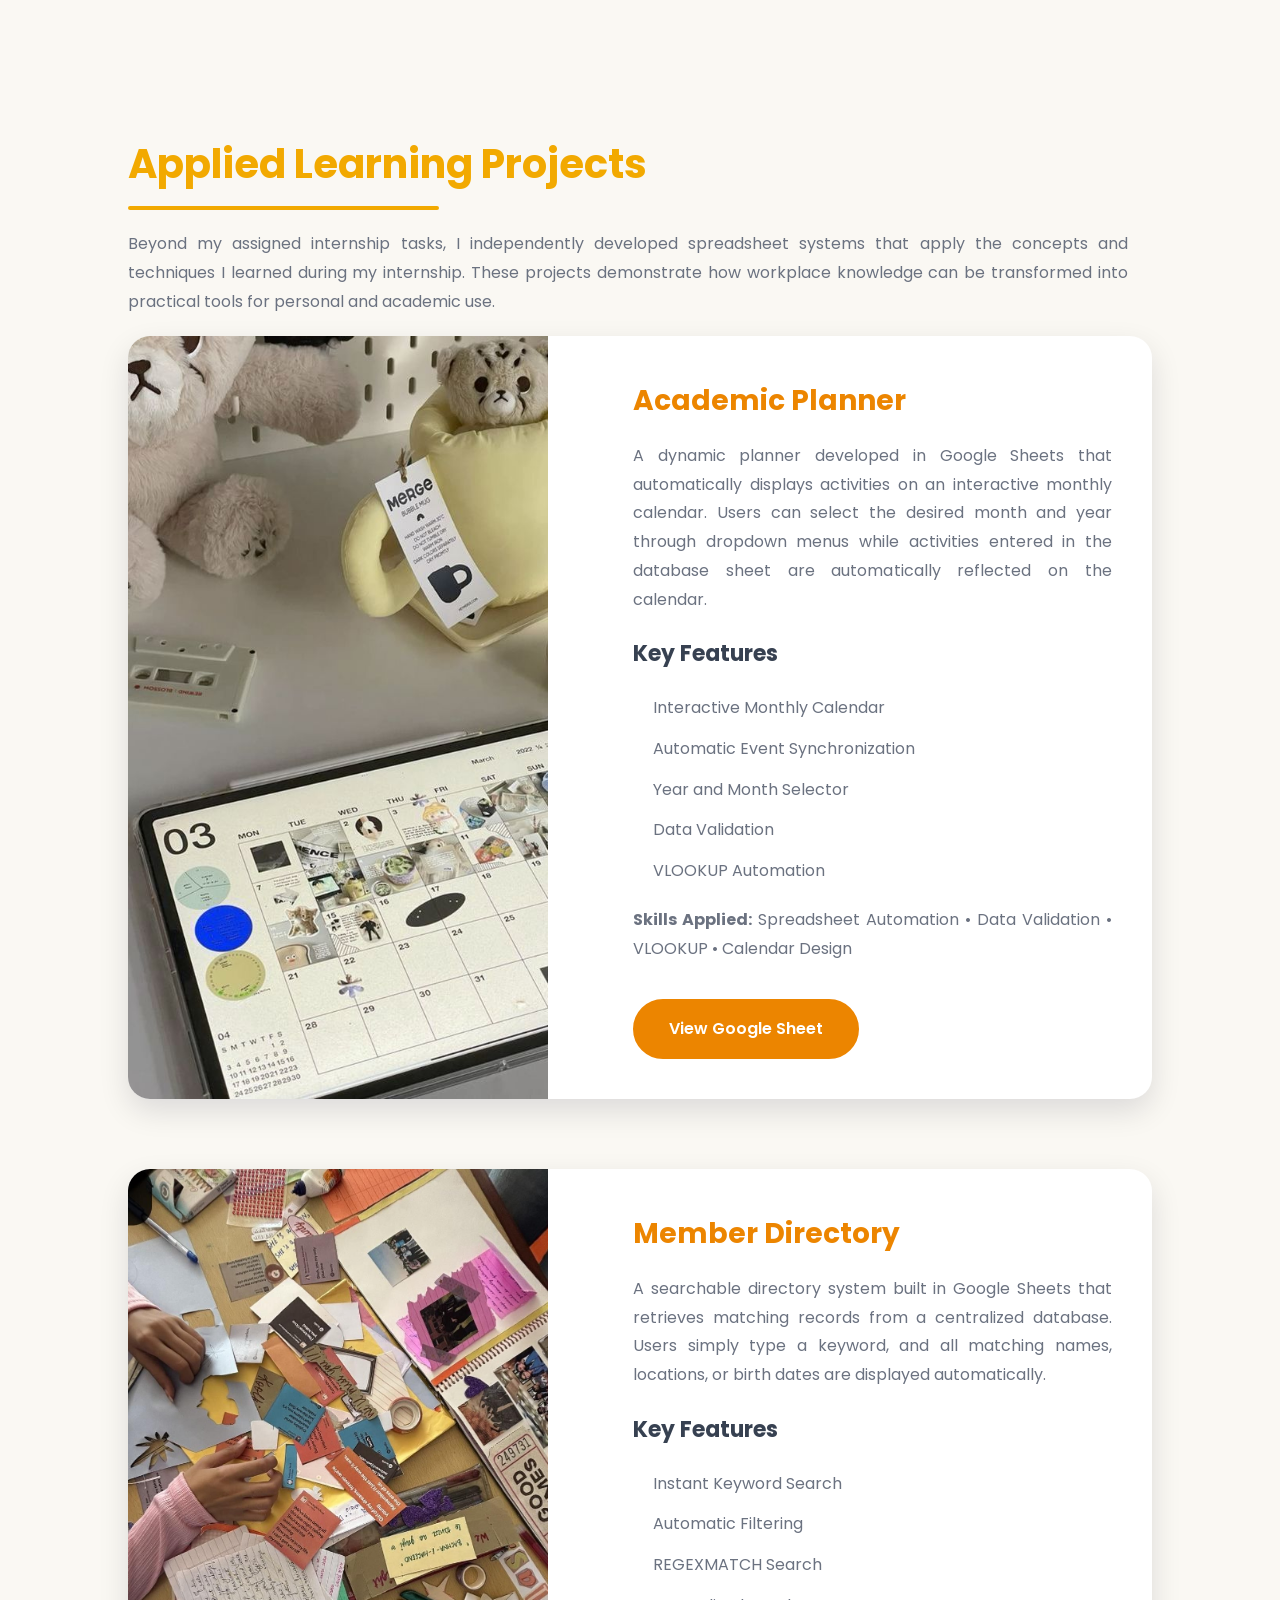
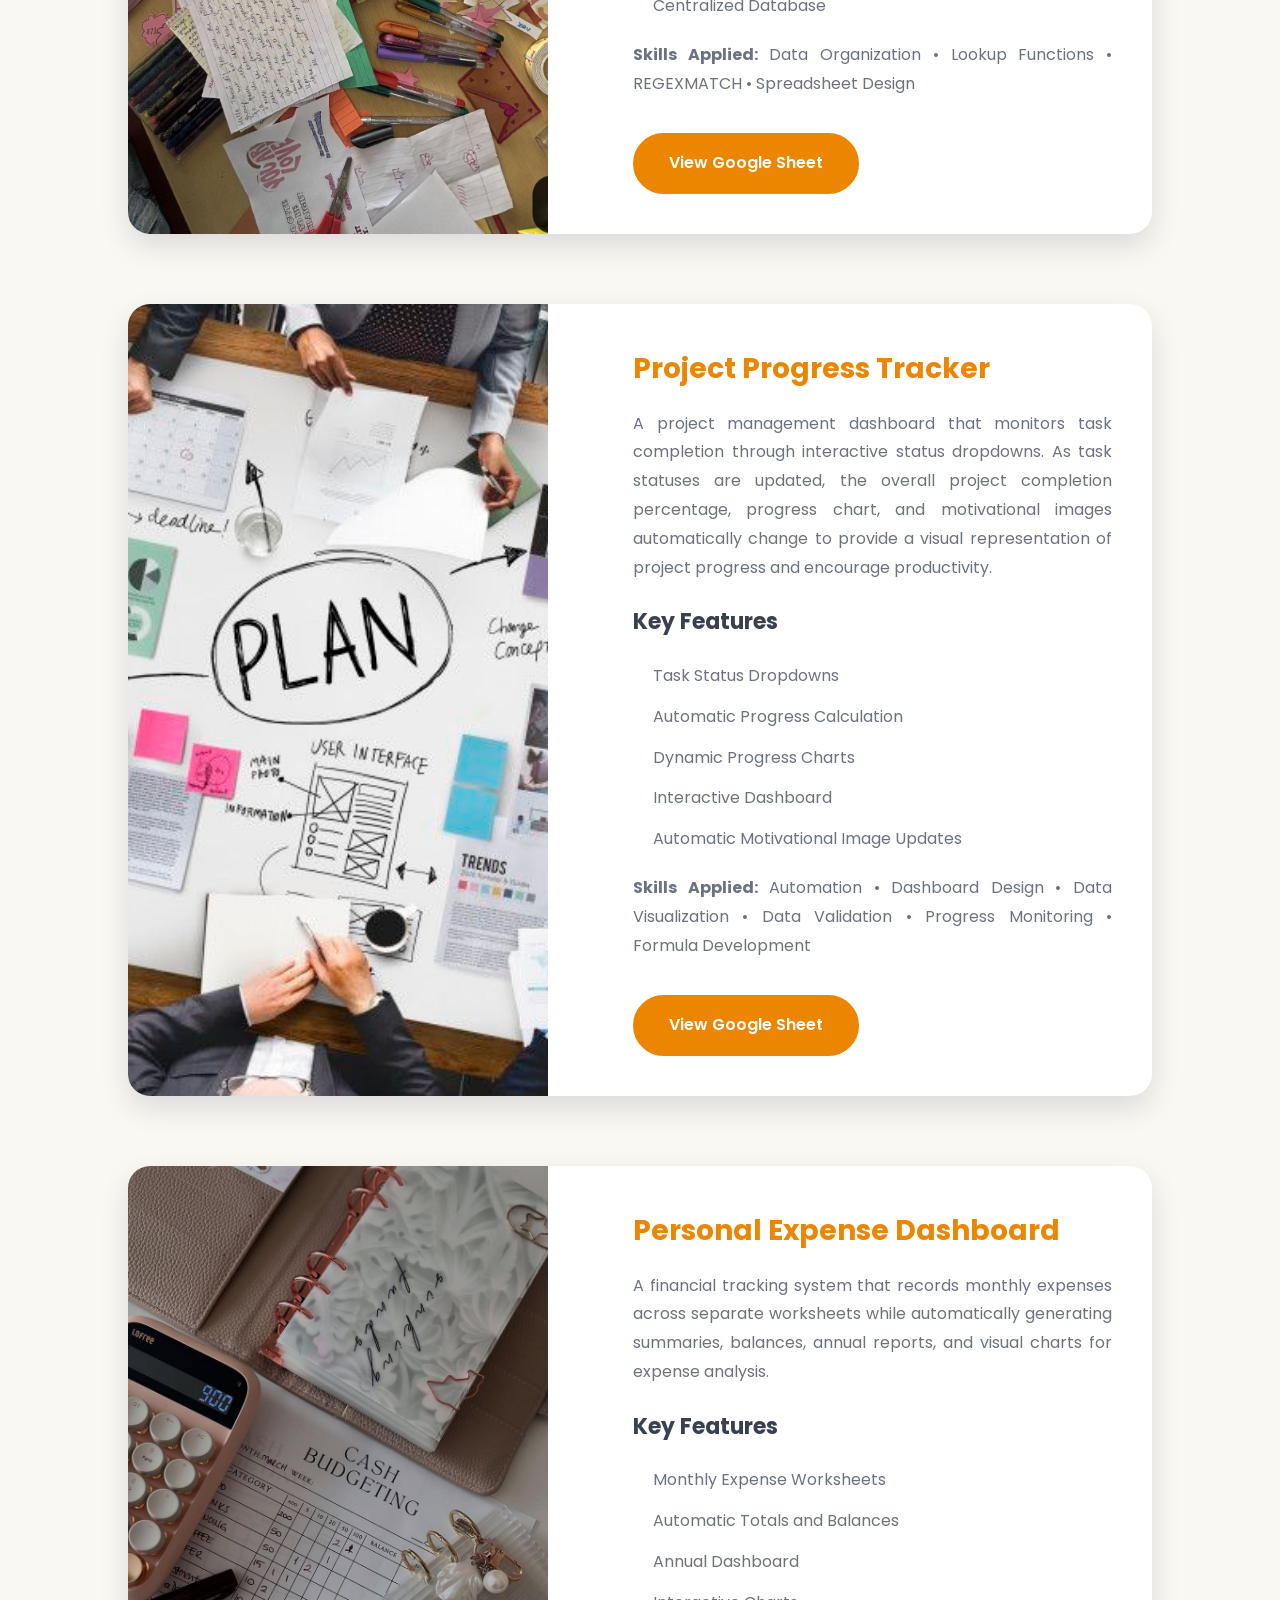
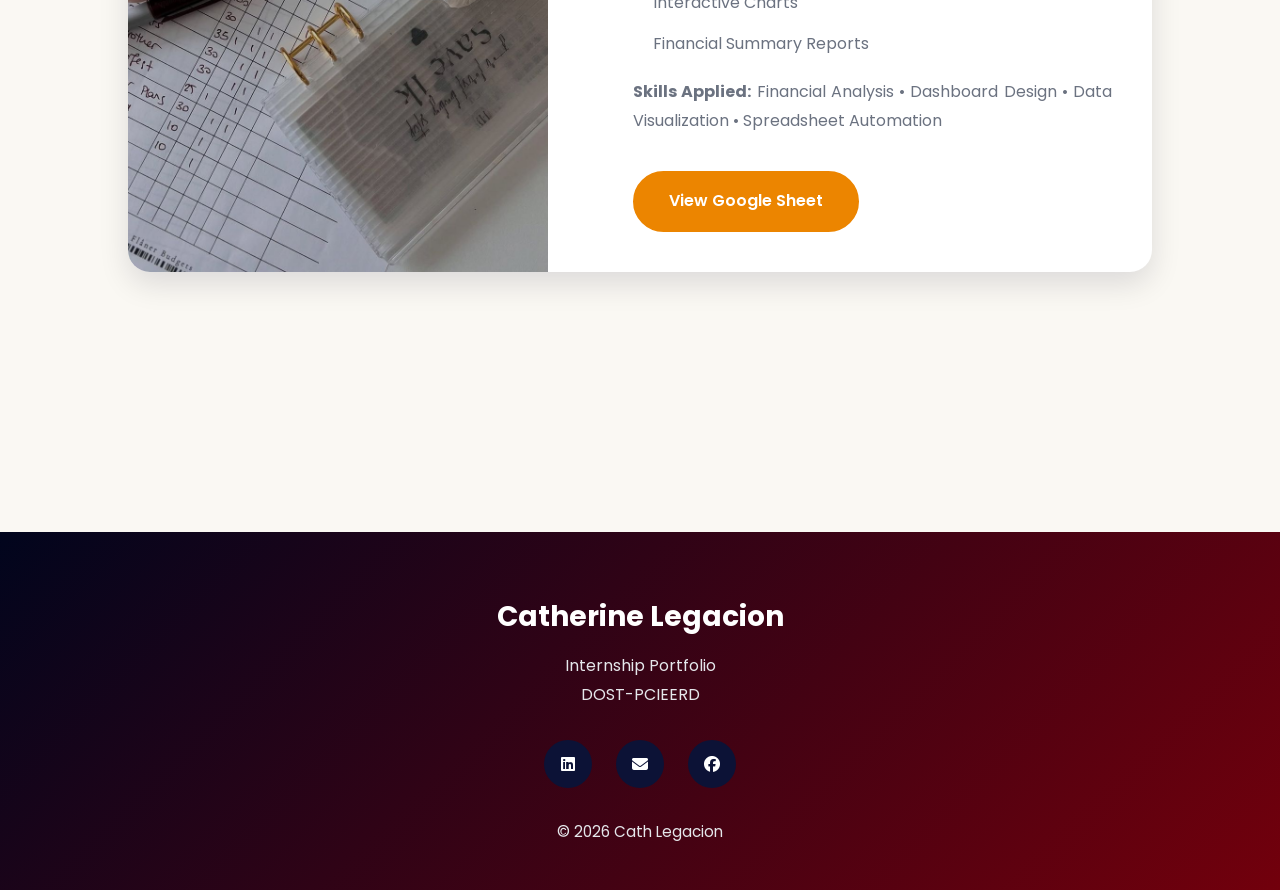
<file: portfolio.html>
<!DOCTYPE html>
<html lang="en">

<head>

    <meta charset="UTF-8">
    <meta name="viewport" content="width=device-width, initial-scale=1.0">

    <title>Work Portfolio | Marie Catherine Joy Legacion</title>

    <!-- Google Font -->
    <link rel="preconnect" href="https://fonts.googleapis.com">
    <link rel="preconnect" href="https://fonts.gstatic.com" crossorigin>

    <link href="https://fonts.googleapis.com/css2?family=Poppins:wght@300;400;500;600;700&display=swap"
          rel="stylesheet">

    <!-- Font Awesome -->
    <link rel="stylesheet"
          href="https://cdnjs.cloudflare.com/ajax/libs/font-awesome/6.6.0/css/all.min.css">

    <!-- External CSS -->
    <link rel="stylesheet" href="css/style.css">

</head>

<body>

<!-- ================= NAVBAR ================= -->

<header>

    <nav class="navbar">

        <div class="logo">

            Internship Portfolio

        </div>

        <ul class="nav-links">

            <li><a href="index.html">Home</a></li>

            <li><a href="about.html">About Me</a></li>

            <li><a href="dost.html">About the HTE</a></li>

            <li><a href="experience.html">Experience</a></li>

            <li><a href="portfolio.html" class="active">Portfolio</a></li>

            <li><a href="journal.html">Journal</a></li>

            <li><a href="reflection.html">Reflection</a></li>

            <li><a href="resume.html">Resume</a></li>

        </ul>

        <div class="menu-btn">

            <i class="fa-solid fa-bars"></i>

        </div>

    </nav>

</header>

<!-- ================= PAGE HEADER ================= -->

<section class="page-banner fade-in">

    <h1>Work Portfolio</h1>

    <p>

        This section showcases selected outputs and spreadsheet that demonstrate the practical application of financial data analysis, spreadsheet automation, and data organization skills developed throughout my internship.

    </p>

</section>

<!-- ================= INTERNSHIP CONTRIBUTIONS ================= -->

<section class="content-section hidden">

    <h2>Internship Contributions</h2>

    <p>

        During my internship, I supported finance-related activities that emphasized financial data analysis, spreadsheet automation, documentation, and data organization. These experiences strengthened my analytical skills and demonstrated how data-driven processes improve financial operations and reporting.

    </p>

    <div class="card-container">

        <div class="info-card zoom-in">

            <i class="fa-solid fa-chart-line fa-2x"></i>

            <h4>Financial Data Analysis</h4>

            <p>

                Organized, reviewed, and analyzed financial records using Microsoft Excel.

            </p>

        </div>

        <div class="info-card zoom-in">

            <i class="fa-solid fa-file-excel fa-2x"></i>

            <h4>Spreadsheet Automation</h4>

            <p>

                Developed formulas and automated tables.

            </p>

        </div>

        <div class="info-card zoom-in">

            <i class="fa-solid fa-arrows-rotate fa-2x"></i>

            <h4>Data Validation & Reconciliation</h4>

            <p>

                Cross-checked financial records to ensure data accuracy and consistency.

            </p>

        </div>

        <div class="info-card zoom-in">

            <i class="fa-solid fa-folder-tree fa-2x"></i>

            <h4>Documentation Management</h4>

            <p>

                Organized directories, trackers, and supporting financial documents.

            </p>

        </div>

    </div>

</section>

<!-- ================= PERSONAL PROJECTS ================= -->

<section class="content-section hidden">

    <h2>Applied Learning Projects</h2>

    <p>

        Beyond my assigned internship tasks, I independently developed spreadsheet systems that apply the concepts and techniques I learned during my internship. These projects demonstrate how workplace knowledge can be transformed into practical tools for personal and academic use.

    </p>

    <!-- ================= PROJECT 1 ================= -->

    <div class="project-card slide-left">

        <img src="planner.jpg" alt="Academic Planner">

        <div class="project-content">

            <h3>Academic Planner</h3>

            <p>

                A dynamic planner developed in Google Sheets that automatically displays activities on an interactive monthly calendar. Users can select the desired month and year through dropdown menus while activities entered in the database sheet are automatically reflected on the calendar.

            </p>

            <h4>Key Features</h4>

            <ul>

                <li>Interactive Monthly Calendar</li>

                <li>Automatic Event Synchronization</li>

                <li>Year and Month Selector</li>

                <li>Data Validation</li>

                <li>VLOOKUP Automation</li>

            </ul>

            <p>

                <strong>Skills Applied:</strong>

                Spreadsheet Automation • Data Validation • VLOOKUP • Calendar Design

            </p>

            <a href="https://docs.google.com/spreadsheets/d/1ATk-4UU_UFyDXTgkWDmeQWuFfcjvVscOn_80fTbPltI/edit?gid=1884593501#gid=1884593501" target="_blank" class="btn">

                View Google Sheet

            </a>

        </div>

    </div>

    <!-- ================= PROJECT 2 ================= -->

    <div class="project-card slide-right">

        <img src="member.jpg" alt="Directory">

        <div class="project-content">

            <h3>Member Directory</h3>

            <p>

                A searchable directory system built in Google Sheets that retrieves matching records from a centralized database. Users simply type a keyword, and all matching names, locations, or birth dates are displayed automatically.

            </p>

            <h4>Key Features</h4>

            <ul>

                <li>Instant Keyword Search</li>

                <li>Automatic Filtering</li>

                <li>REGEXMATCH Search</li>

                <li>Centralized Database</li>

            </ul>

            <p>

                <strong>Skills Applied:</strong>

                Data Organization • Lookup Functions • REGEXMATCH • Spreadsheet Design

            </p>

            <a href="https://docs.google.com/spreadsheets/d/1C0scCEs2IokoW7yXLuIOfUaN0hWSeTzBs2NkMpX_HMw/edit?gid=1595219565#gid=1595219565" target="_blank" class="btn">

                View Google Sheet

            </a>

        </div>

    </div>

    <!-- ================= PROJECT 3 ================= -->

<div class="project-card slide-left">

    <img src="progress.jpg" alt="Project Progress Tracker">

    <div class="project-content">

        <h3>Project Progress Tracker</h3>

        <p>

            A project management dashboard that monitors task completion through interactive status dropdowns. As task statuses are updated, the overall project completion percentage, progress chart, and motivational images automatically change to provide a visual representation of project progress and encourage productivity.

        </p>

        <h4>Key Features</h4>

        <ul>

            <li>Task Status Dropdowns</li>

            <li>Automatic Progress Calculation</li>

            <li>Dynamic Progress Charts</li>

            <li>Interactive Dashboard</li>

            <li>Automatic Motivational Image Updates</li>

        </ul>

        <p>

            <strong>Skills Applied:</strong>

            Automation • Dashboard Design • Data Visualization • Data Validation • Progress Monitoring • Formula Development

        </p>

        <a href="https://docs.google.com/spreadsheets/d/1JPOhru1XhdXy8wTcp4ZvLIG6RnMaSoMifkNwPauW_QA/edit?gid=1154655498#gid=1154655498" target="_blank" class="btn">

            View Google Sheet

        </a>

    </div>

</div>

    <!-- ================= PROJECT 4 ================= -->

    <div class="project-card slide-left">

        <img src="expenses.jpg" alt="Expense Tracker">

        <div class="project-content">

            <h3>Personal Expense Dashboard</h3>

            <p>

                A financial tracking system that records monthly expenses across separate worksheets while automatically generating summaries, balances, annual reports, and visual charts for expense analysis.

            </p>

            <h4>Key Features</h4>

            <ul>

                <li>Monthly Expense Worksheets</li>

                <li>Automatic Totals and Balances</li>

                <li>Annual Dashboard</li>

                <li>Interactive Charts</li>

                <li>Financial Summary Reports</li>

            </ul>

            <p>

                <strong>Skills Applied:</strong>

                Financial Analysis • Dashboard Design • Data Visualization • Spreadsheet Automation

            </p>

            <a href="https://docs.google.com/spreadsheets/d/1a20ObxZyI9DAV4dTZhcfyLxriVlEHXyt2b0Z7_yPKE0/edit?gid=0#gid=0" target="_blank" class="btn">

                View Google Sheet

            </a>

        </div>

    </div>

</section>

<!-- ================= FOOTER ================= -->
<footer>
    <div class="footer-content">
        <h3>Catherine Legacion</h3>

        <p>
            Internship Portfolio
            <br>
            DOST-PCIEERD
        </p>

        <div class="social">
            <!-- LinkedIn -->
            <a href="https://www.linkedin.com/in/catherine-legacion-89520137b/" target="_blank" rel="noopener noreferrer" title="LinkedIn">
                <i class="fab fa-linkedin"></i>
            </a>

            <!-- Email (mailto link) -->
            <a href="mailto:catherinelegacion@gmail.com" title="Email">
                <i class="fas fa-envelope"></i>
            </a>

            <!-- Facebook -->
            <a href="https://www.facebook.com/mariecatherinejoy.legacion" target="_blank" rel="noopener noreferrer" title="Facebook">
                <i class="fab fa-facebook"></i>
            </a>
        </div>

        <p class="copyright">
            © 2026 Cath Legacion
        </p>
    </div>
</footer>

<script src="js/script.js"></script>

<!-- ================= SCROLL TO TOP ================= -->

<button id="scrollTopBtn" title="Go to top">

    <i class="fa-solid fa-arrow-up"></i>

</button>

<!-- ================= JAVASCRIPT ================= -->

<script src="js/script.js"></script>

</body>

</html>
</file>
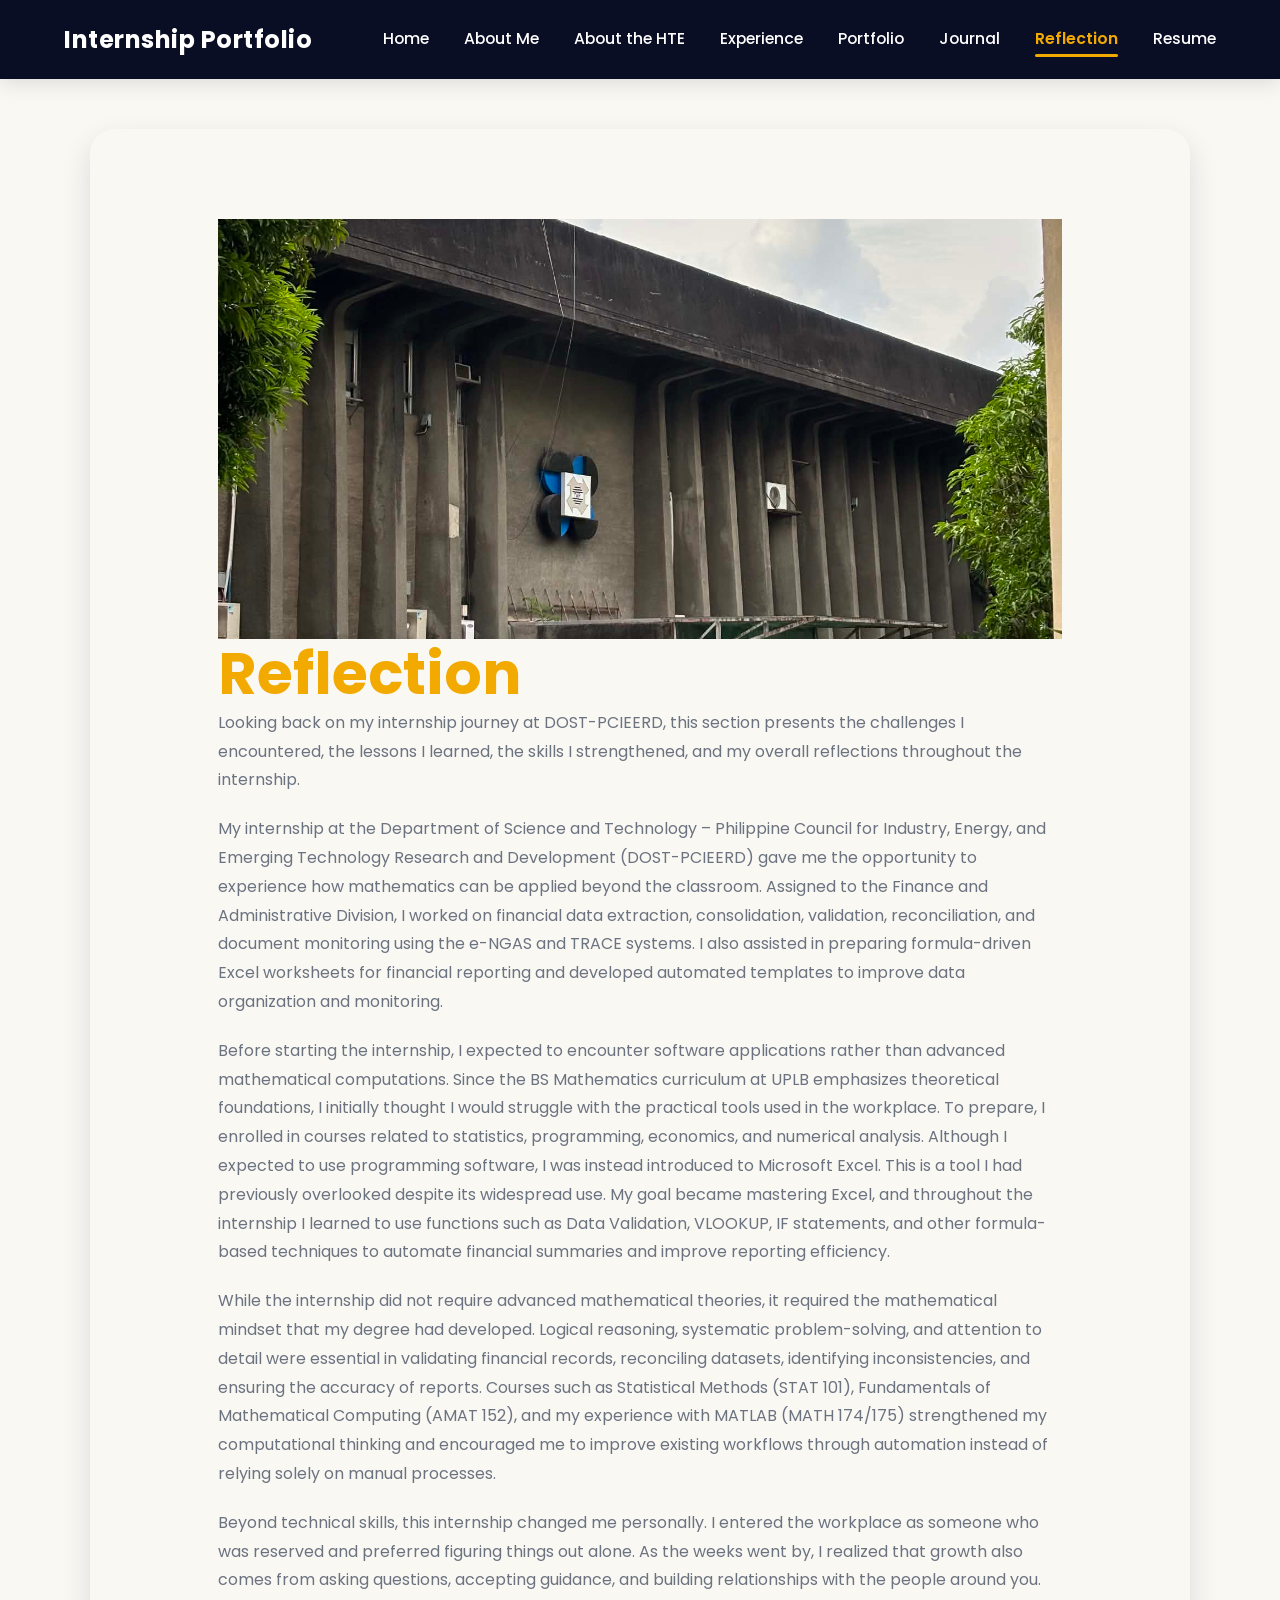
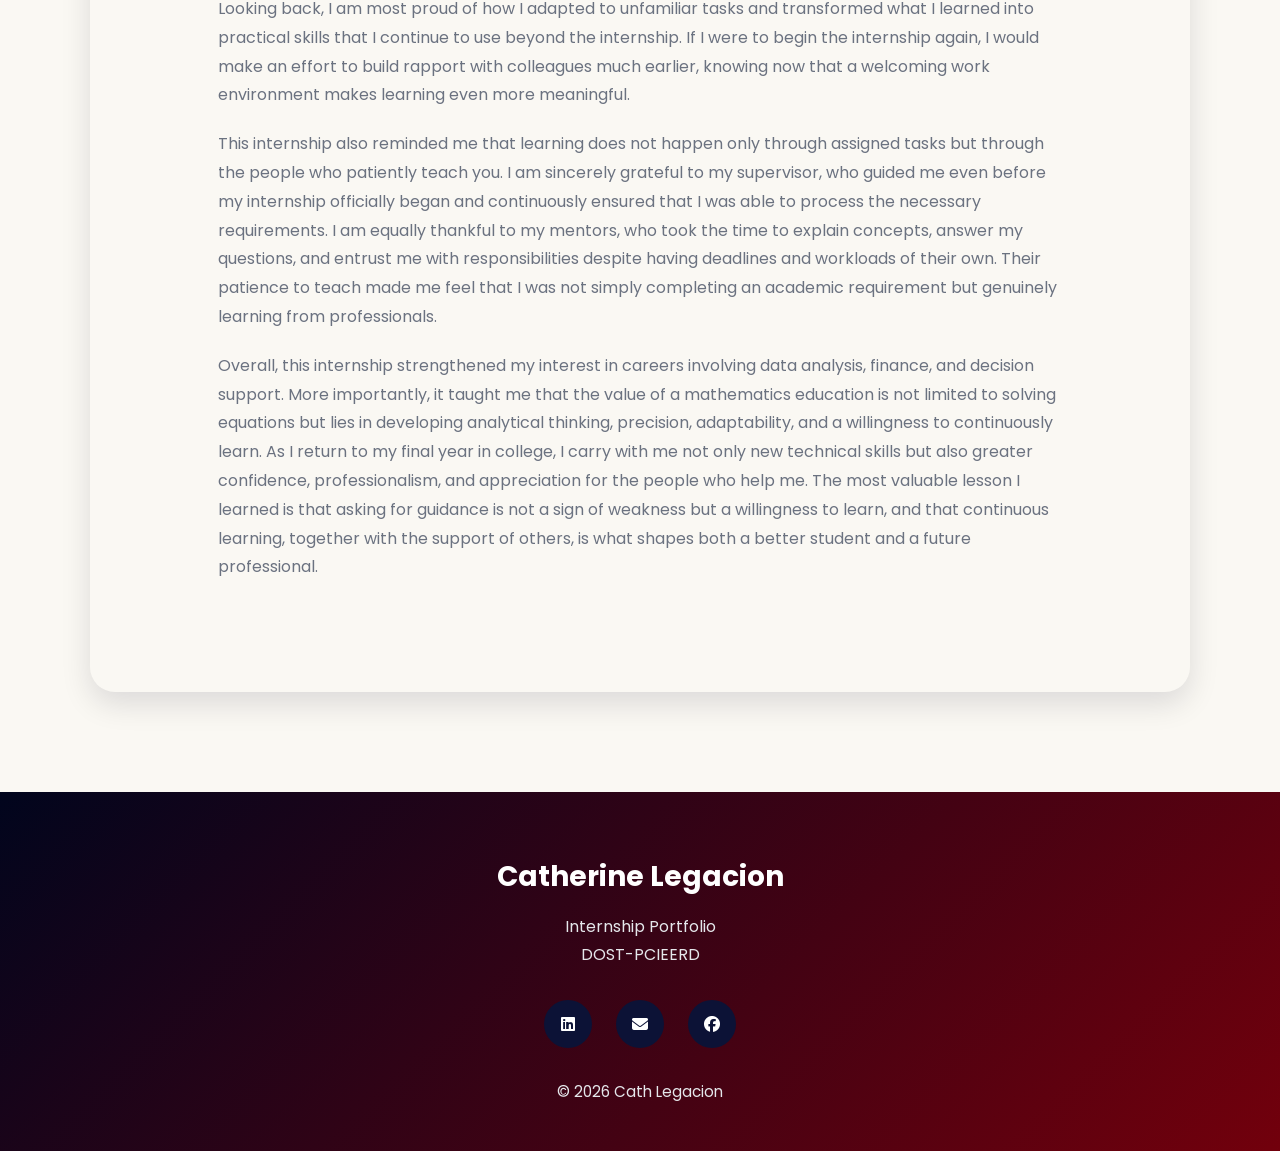
<file: reflection.html>
<!DOCTYPE html>
<html lang="en">

<head>

    <meta charset="UTF-8">
    <meta http-equiv="X-UA-Compatible" content="IE=edge">

    <meta name="viewport"
          content="width=device-width, initial-scale=1.0">

    <title>Reflection | Marie Catherine Joy Legacion | Internship Portfolio</title>

    <!-- CSS -->
    <link rel="stylesheet" href="css/style.css">

    <!-- Google Font -->
    <link rel="preconnect" href="https://fonts.googleapis.com">

    <link rel="preconnect"
          href="https://fonts.gstatic.com"
          crossorigin>

    <link href="https://fonts.googleapis.com/css2?family=Poppins:wght@300;400;500;600;700&display=swap"
          rel="stylesheet">

    <!-- Font Awesome -->
    <link rel="stylesheet"
          href="https://cdnjs.cloudflare.com/ajax/libs/font-awesome/6.6.0/css/all.min.css">

</head>

<body>

<!-- ================= NAVBAR ================= -->

<header>

    <nav class="navbar">

        <div class="logo">

            <a href="index.html">Internship Portfolio</a>

        </div>

        <ul class="nav-links">

            <li><a href="index.html">Home</a></li>

            <li><a href="about.html">About Me</a></li>

            <li><a href="dost.html">About the HTE</a></li>

            <li><a href="experience.html">Experience</a></li>

            <li><a href="portfolio.html">Portfolio</a></li>

            <li><a href="journal.html">Journal</a></li>

            <li><a href="reflection.html" class="active">Reflection</a></li>

            <li><a href="resume.html">Resume</a></li>

        </ul>

        <div class="menu-btn">

            <i class="fa-solid fa-bars"></i>

        </div>

    </nav>

</header>

<!-- ================= HERO ================= -->

<section class="reflection-hero">

    <img src="ref.jpg"
         alt="Internship Reflection">

    <div class="hero-overlay">

        <h1>Reflection</h1>

        <p>

            Looking back on my internship journey at DOST-PCIEERD,
            this section presents the challenges I encountered,
            the lessons I learned,
            the skills I strengthened,
            and my overall reflections throughout the internship.

        </p>

        <p>
            My internship at the Department of Science and Technology – Philippine Council for Industry, Energy, and Emerging Technology Research and Development (DOST-PCIEERD) gave me the opportunity to experience how mathematics can be applied beyond the classroom. Assigned to the Finance and Administrative Division, I worked on financial data extraction, consolidation, validation, reconciliation, and document monitoring using the e-NGAS and TRACE systems. I also assisted in preparing formula-driven Excel worksheets for financial reporting and developed automated templates to improve data organization and monitoring.
        </p>

        <p>
            Before starting the internship, I expected to encounter software applications rather than advanced mathematical computations. Since the BS Mathematics curriculum at UPLB emphasizes theoretical foundations, I initially thought I would struggle with the practical tools used in the workplace. To prepare, I enrolled in courses related to statistics, programming, economics, and numerical analysis. Although I expected to use programming software, I was instead introduced to Microsoft Excel. This is a tool I had previously overlooked despite its widespread use. My goal became mastering Excel, and throughout the internship I learned to use functions such as Data Validation, VLOOKUP, IF statements, and other formula-based techniques to automate financial summaries and improve reporting efficiency.
        </p>

        <p>
            While the internship did not require advanced mathematical theories, it required the mathematical mindset that my degree had developed. Logical reasoning, systematic problem-solving, and attention to detail were essential in validating financial records, reconciling datasets, identifying inconsistencies, and ensuring the accuracy of reports. Courses such as Statistical Methods (STAT 101), Fundamentals of Mathematical Computing (AMAT 152), and my experience with MATLAB (MATH 174/175) strengthened my computational thinking and encouraged me to improve existing workflows through automation instead of relying solely on manual processes.
        </p>

        <p>
            Beyond technical skills, this internship changed me personally. I entered the workplace as someone who was reserved and preferred figuring things out alone. As the weeks went by, I realized that growth also comes from asking questions, accepting guidance, and building relationships with the people around you. Looking back, I am most proud of how I adapted to unfamiliar tasks and transformed what I learned into practical skills that I continue to use beyond the internship. If I were to begin the internship again, I would make an effort to build rapport with colleagues much earlier, knowing now that a welcoming work environment makes learning even more meaningful.
        </p>

        <p>
            This internship also reminded me that learning does not happen only through assigned tasks but through the people who patiently teach you. I am sincerely grateful to my supervisor, who guided me even before my internship officially began and continuously ensured that I was able to process the necessary requirements. I am equally thankful to my mentors, who took the time to explain concepts, answer my questions, and entrust me with responsibilities despite having deadlines and workloads of their own. Their patience to teach made me feel that I was not simply completing an academic requirement but genuinely learning from professionals.
        </p>

        <p>
            Overall, this internship strengthened my interest in careers involving data analysis, finance, and decision support. More importantly, it taught me that the value of a mathematics education is not limited to solving equations but lies in developing analytical thinking, precision, adaptability, and a willingness to continuously learn. As I return to my final year in college, I carry with me not only new technical skills but also greater confidence, professionalism, and appreciation for the people who help me. The most valuable lesson I learned is that asking for guidance is not a sign of weakness but a willingness to learn, and that continuous learning, together with the support of others, is what shapes both a better student and a future professional.
        </p>

    </div>

</section>

<!-- ================= FOOTER ================= -->
<footer>
    <div class="footer-content">
        <h3>Catherine Legacion</h3>

        <p>
            Internship Portfolio
            <br>
            DOST-PCIEERD
        </p>

        <div class="social">
            <!-- LinkedIn -->
            <a href="https://www.linkedin.com/in/catherine-legacion-89520137b/" target="_blank" rel="noopener noreferrer" title="LinkedIn">
                <i class="fab fa-linkedin"></i>
            </a>

            <!-- Email (mailto link) -->
            <a href="mailto:catherinelegacion@gmail.com" title="Email">
                <i class="fas fa-envelope"></i>
            </a>

            <!-- Facebook -->
            <a href="https://www.facebook.com/mariecatherinejoy.legacion" target="_blank" rel="noopener noreferrer" title="Facebook">
                <i class="fab fa-facebook"></i>
            </a>
        </div>

        <p class="copyright">
            © 2026 Cath Legacion
        </p>
    </div>
</footer>

<script src="js/script.js"></script>

<!-- ================= SCROLL TO TOP ================= -->

<button id="scrollTopBtn" title="Go to top">

    <i class="fa-solid fa-arrow-up"></i>

</button>

<!-- ================= JAVASCRIPT ================= -->

<script src="js/script.js"></script>

</body>

</html>
</file>
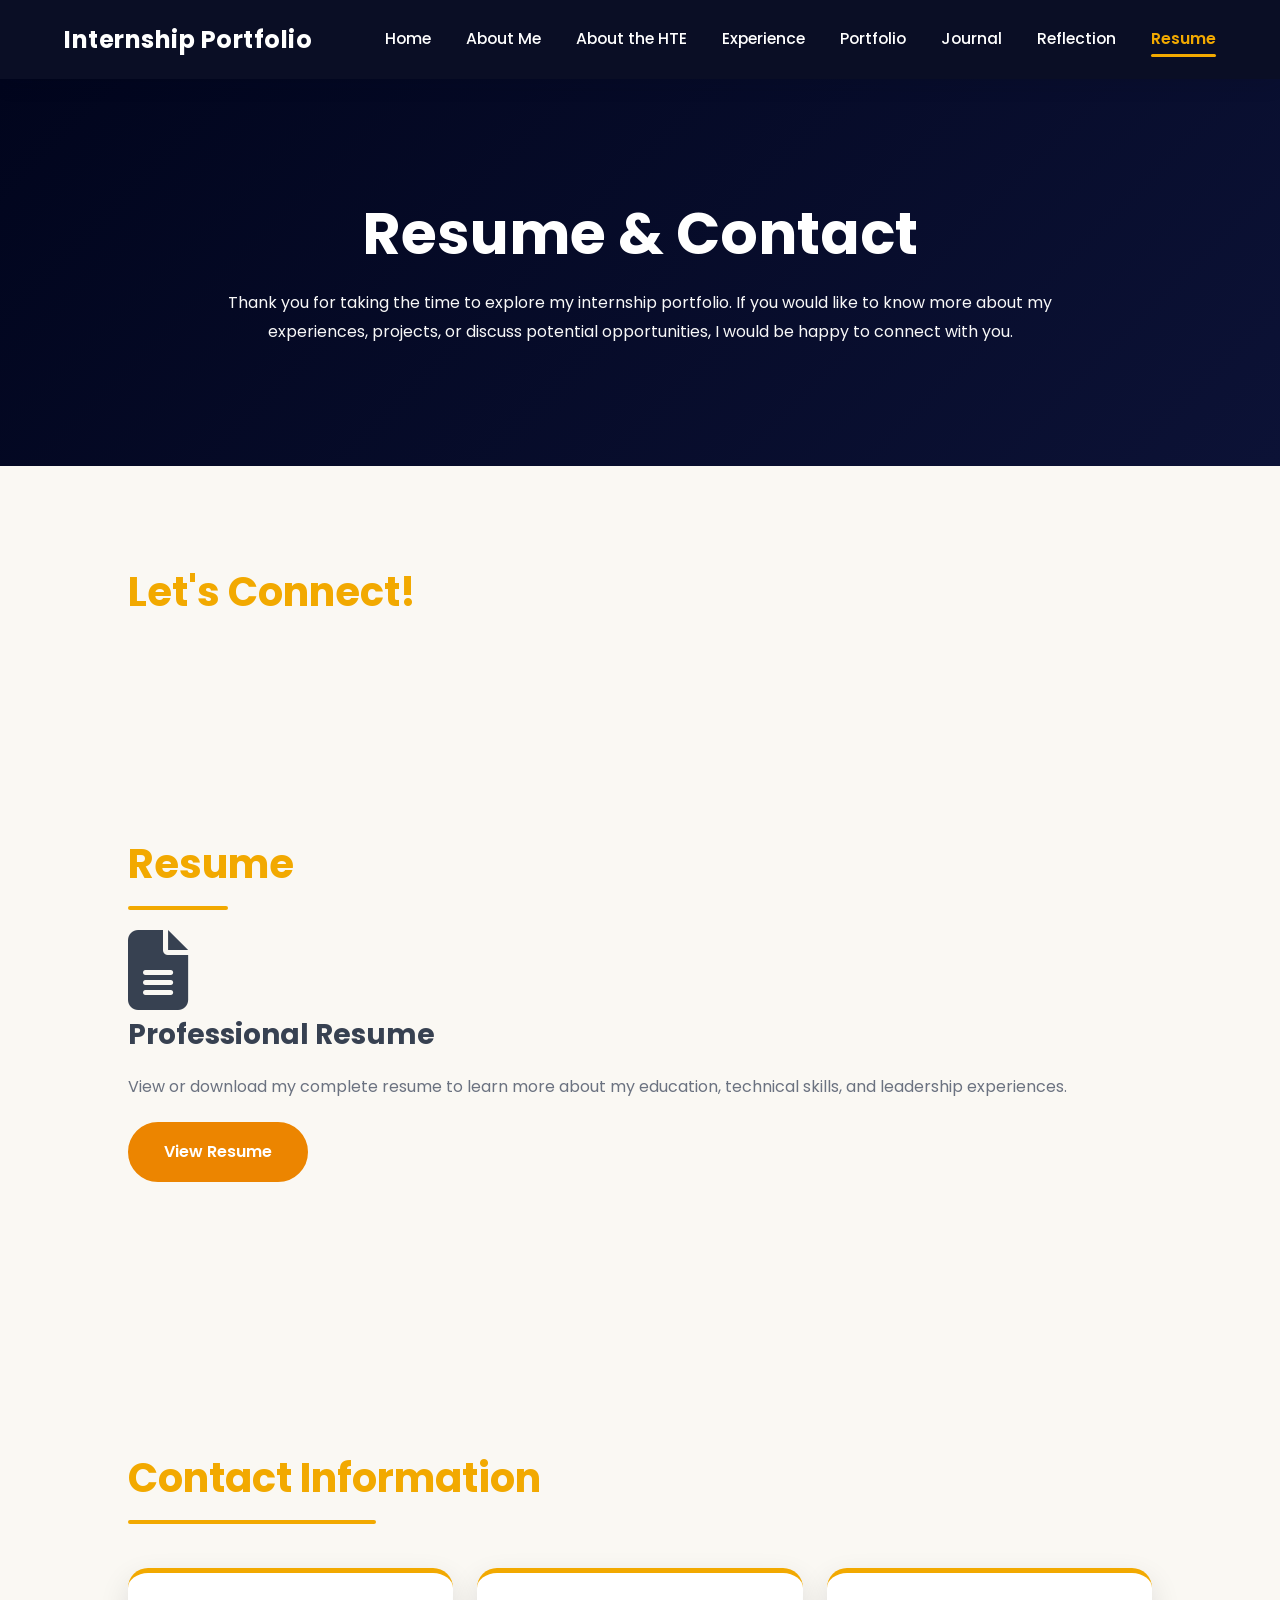
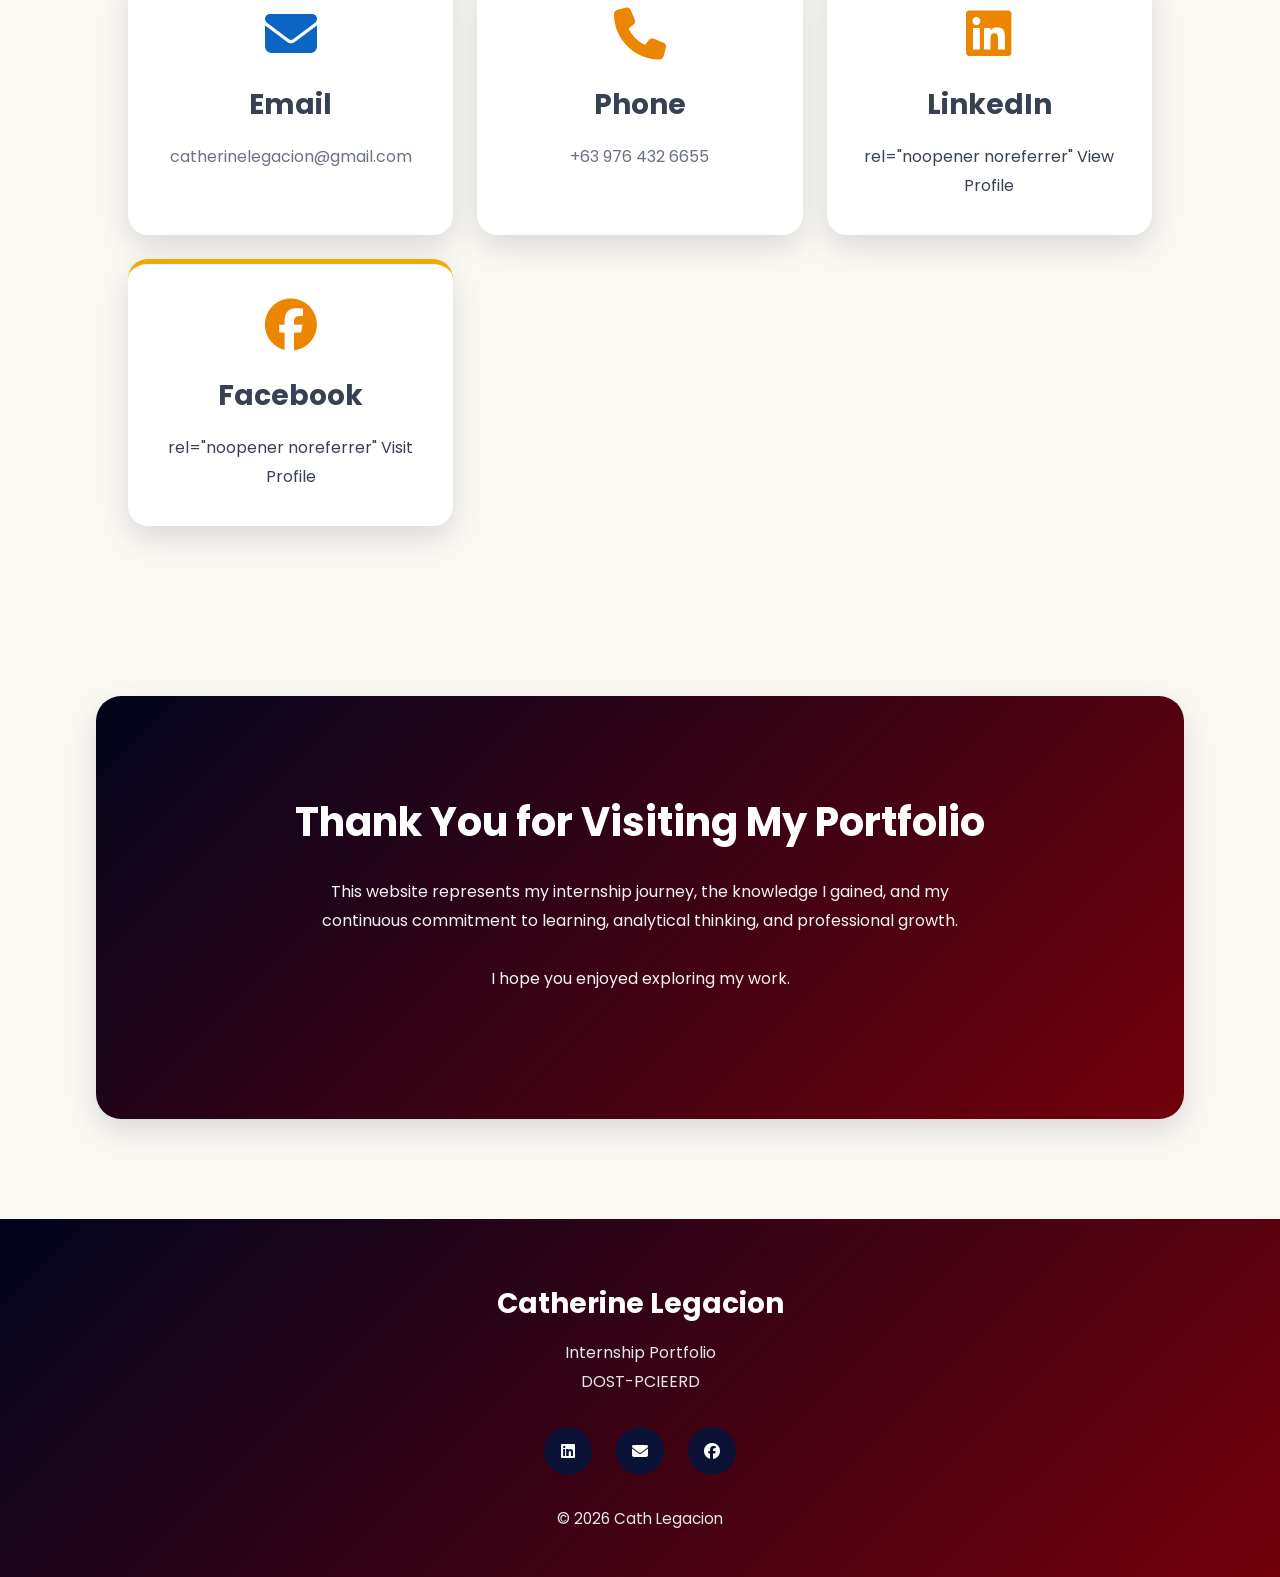
<file: resume.html>
<!DOCTYPE html>
<html lang="en">

<head>

    <meta charset="UTF-8">
    <meta http-equiv="X-UA-Compatible" content="IE=edge">

    <meta name="viewport"
          content="width=device-width, initial-scale=1.0">

    <title>Marie Catherine Joy Legacion | Internship Portfolio</title>

    <!-- CSS -->
    <link rel="stylesheet" href="css/style.css">

    <!-- Google Font -->
    <link rel="preconnect" href="https://fonts.googleapis.com">

    <link rel="preconnect"
          href="https://fonts.gstatic.com"
          crossorigin>

    <link href="https://fonts.googleapis.com/css2?family=Poppins:wght@300;400;500;600;700&display=swap"
          rel="stylesheet">

    <!-- Font -->

    <link rel="stylesheet"
          href="https://cdnjs.cloudflare.com/ajax/libs/font-awesome/6.6.0/css/all.min.css">

</head>

<body>

<!-- ================= NAVBAR ================= -->

<header>

    <nav class="navbar">

        <div class="logo">
            <a href="index.html">Internship Portfolio</a>
        </div>

        <ul class="nav-links">

            <li><a href="index.html" class="active">Home</a></li>

            <li><a href="about.html">About Me</a></li>

            <li><a href="dost.html">About the HTE</a></li>

            <li><a href="experience.html" class="active">Experience</a></li>

            <li><a href="portfolio.html">Portfolio</a></li>

            <li><a href="journal.html">Journal</a></li>

            <li><a href="reflection.html">Reflection</a></li>

            <li><a href="resume.html">Resume</a></li>

        </ul>

        <div class="menu-btn">

            <i class="fa-solid fa-bars"></i>

        </div>

    </nav>

</header>

<!-- ================= PAGE HEADER ================= -->

<section class="page-banner">

    <h1>Resume & Contact</h1>

    <p>

        Thank you for taking the time to explore my internship portfolio.
        If you would like to know more about my experiences, projects,
        or discuss potential opportunities, I would be happy to connect with you.

    </p>

</section>

<!-- ================= CALL TO ACTION ================= -->

<section class="contact-hero">

    <h2>Let's Connect!</h2>

</section>

<!-- ================= RESUME ================= -->

<section class="content-section">

    <h2>Resume</h2>

    <div class="resume-card">

        <i class="fa-solid fa-file-lines fa-5x"></i>

        <h3>Professional Resume</h3>

        <p>

            View or download my complete resume to learn more about
            my education, technical skills, and leadership experiences.

        </p>

        <a href="https://drive.google.com/file/d/1fwY1EpUGsaFJ6amdGwWBNIZCjmZc6elH/view"
           target="_blank"
           rel="noopener noreferrer"
           class="btn">

            View Resume

        </a>

    </div>

</section>

<!-- ================= CONTACT ================= -->

<section class="content-section">

    <h2>Contact Information</h2>

    <div class="card-container">

        <div class="info-card">

            <i class="fa-solid fa-envelope fa-2x"></i>

            <h3>Email</h3>

            <p>

                catherinelegacion@gmail.com

            </p>

        </div>

        <div class="info-card">

            <i class="fa-solid fa-phone fa-2x"></i>

            <h3>Phone</h3>

            <p>

                +63 976 432 6655

            </p>

        </div>

        <div class="info-card">

            <i class="fa-brands fa-linkedin fa-2x"></i>

            <h3>LinkedIn</h3>

            <a href="https://www.linkedin.com/in/catherine-legacion-89520137b/"
               target="_blank"> 
               rel="noopener noreferrer"

                View Profile

            </a>

        </div>

        <div class="info-card">

            <i class="fa-brands fa-facebook fa-2x"></i>

            <h3>Facebook</h3>

            <a href="https://www.facebook.com/mariecatherinejoy.legacion"
               target="_blank">
               rel="noopener noreferrer" 

                Visit Profile

            </a>

        </div>

    </div>

</section>

<!-- ================= THANK YOU ================= -->

<section class="cta">

    <h2>

        Thank You for Visiting My Portfolio

    </h2>

    <p>

        This website represents my internship journey,
        the knowledge I gained,
        and my continuous commitment to learning,
        analytical thinking,
        and professional growth.

        <br><br>

        I hope you enjoyed exploring my work.

    </p>

</section>

<!-- ================= FOOTER ================= -->
<footer>
    <div class="footer-content">
        <h3>Catherine Legacion</h3>

        <p>
            Internship Portfolio
            <br>
            DOST-PCIEERD
        </p>

        <div class="social">
            <!-- LinkedIn -->
            <a href="https://www.linkedin.com/in/catherine-legacion-89520137b/" target="_blank" rel="noopener noreferrer" title="LinkedIn">
                <i class="fab fa-linkedin"></i>
            </a>

            <!-- Email (mailto link) -->
            <a href="mailto:catherinelegacion@gmail.com" title="Email">
                <i class="fas fa-envelope"></i>
            </a>

            <!-- Facebook -->
            <a href="https://www.facebook.com/mariecatherinejoy.legacion" target="_blank" rel="noopener noreferrer" title="Facebook">
                <i class="fab fa-facebook"></i>
            </a>
        </div>

        <p class="copyright">
            © 2026 Cath Legacion
        </p>
    </div>
</footer>

<script src="js/script.js"></script>

<script src="js/script.js"></script>

<!-- ================= SCROLL TO TOP ================= -->

<button id="scrollTopBtn" title="Go to top">

    <i class="fa-solid fa-arrow-up"></i>

</button>

<script src="js/script.js"></script>

</body>

</html>
</file>
<file: css/style.css>
/*==========================
  GOOGLE FONT
==========================*/

@import url('https://fonts.googleapis.com/css2?family=Poppins:wght@300;400;500;600;700;800&display=swap');


/*==========================
  COLOR PALETTE
==========================*/

:root{

    /* Main Theme - New Color Set Mapping */

    --primary:#f2a900;       /* Gold / Yellow (Headings & Highlights) */
    --primary-dark:#ec8500;  /* Bright Orange (Buttons & Primary Hovers) */

    --secondary:#cb2a00;     /* Red-Orange (Secondary accents) */

    --accent:#72000c;        /* Deep Crimson (Alerts, borders, subtle highlights) */

    --gold:#f2a900;          /* Synced with Primary Gold */

    --nav:#ec8500;           /* Synced with Bright Orange */

    --dark-bg:#01051d;       /* Deep Navy Blue (Headers, footers, dark backgrounds) */

    /* Neutrals & Structure */

    --white:#ffffff;

    --background:#faf8f3;

    --section:#f5efe4;

    --text:#374151;

    --text-light:#6b7280;

    --border:#e5dfd2;

    --shadow:0 12px 30px rgba(1,5,29,.12);

    --transition:.35s ease;

}

/*==========================
  RESET
==========================*/

*{
    margin:0;
    padding:0;
    box-sizing:border-box;
}

html{

    scroll-behavior:smooth;

}

body{

    font-family:'Poppins',sans-serif;

    background:var(--background);

    color:var(--text);

    line-height:1.8;

    overflow-x:hidden;

}

/*==========================
  SCROLLBAR
==========================*/

::-webkit-scrollbar{

    width:10px;

}

::-webkit-scrollbar-track{

    background:#f0ece4;

}

::-webkit-scrollbar-thumb{

    background:var(--nav);

    border-radius:100px;

}

::-webkit-scrollbar-thumb:hover{

    background:var(--primary);

}

/*==========================
  TEXT SELECTION
==========================*/

::selection{

    background:var(--nav);

    color:white;

}


/*==========================
  IMAGES
==========================*/

img{

    max-width:100%;

    display:block;

}

/*==========================
  LINKS
==========================*/

a{

    text-decoration:none;

    color:inherit;

    transition:var(--transition);

}

a:hover{

    color:var(--nav);

}


/*==========================
  LISTS
==========================*/

ul{

    list-style:none;

}


/*==========================
  BUTTONS
==========================*/

.btn{

    display:inline-block;

    padding:14px 34px;

    border-radius:50px;

    background:var(--primary-dark);

    color:white;

    font-weight:600;

    transition:var(--transition);

    border:2px solid var(--primary-dark);

    cursor:pointer;

}

.btn:hover{

    background:white;

    color:var(--primary-dark);

    transform:translateY(-3px);

    box-shadow:var(--shadow);

}


/*==========================
  SECTION
==========================*/

section{

    padding:90px 10%;

}


/*==========================
  HEADINGS
==========================*/

h1{

    font-size:58px;

    font-weight:700;

    line-height:1.2;

    color:var(--primary);

}

h2{

    font-size:40px;

    color:var(--primary);

    margin-bottom:20px;

}

h3{

    font-size:28px;

    margin-bottom:12px;

}

h4{

    font-size:22px;

    margin-bottom:10px;

}


/*==========================
  PARAGRAPHS
==========================*/

p{

    color:var(--text-light);

    margin-bottom:20px;

}



/*==========================
        NAVIGATION ITEM
==========================*/

.nav-links li{

    position:relative;

}

/*==========================
  PAGE BANNER
==========================*/

.page-banner{

    background:linear-gradient(135deg, var(--dark-bg), #0c1236);

    color:white;

    text-align:center;

    padding:120px 10%;

}

.page-banner h1{

    color:white;

    margin-bottom:20px;

}

.page-banner p{

    color:#f8f8f8;

    max-width:900px;

    margin:auto;

}


/*==========================
  CONTENT SECTION
==========================*/

.content-section{

    max-width:1300px;

    margin:auto;

}


/*==========================
  CARDS
==========================*/

.card-container{

    display:grid;

    grid-template-columns:repeat(auto-fit,minmax(280px,1fr));

    gap:30px;

    margin-top:40px;

}

.info-card{

    background:white;

    padding:35px;

    border-radius:18px;

    box-shadow:var(--shadow);

    transition:var(--transition);

    border-top:5px solid var(--gold);

}

.info-card:hover{

    transform:translateY(-8px);

    box-shadow:0 20px 45px rgba(1,5,29,.15);

}

.info-card i{

    font-size:45px;

    color:var(--primary-dark);

    margin-bottom:20px;

}

.info-card img{

    width:120px;

    height:120px;

    object-fit:cover;

    border-radius:50%;

    margin:0 auto 20px;

    border:5px solid var(--gold);

}


/*==========================
  DIVIDER
==========================*/

hr{

    border:none;

    height:1px;

    background:#e5dfd2;

    margin:60px 0;

}


/*==========================
  RESPONSIVE
==========================*/

@media(max-width:992px){

    h1{

        font-size:46px;

    }

    h2{

        font-size:34px;

    }

}

@media(max-width:768px){

    section{

        padding:70px 8%;

    }

    h1{

        font-size:38px;

    }

    h2{

        font-size:30px;

    }

    h3{

        font-size:24px;

    }

}

@media(max-width:500px){

    h1{

        font-size:32px;

    }

    h2{

        font-size:26px;

    }

}


/*==================================================
                    NAVIGATION BAR
==================================================*/

header{

    position:sticky;

    top:0;

    left:0;

    width:100%;

    background:rgba(1,5,29,.96); /* Shifted to navy for legibility over colors */

    backdrop-filter:blur(12px);

    z-index:9999;

    box-shadow:0 4px 20px rgba(1,5,29,.12);

}


/*==========================
        NAVBAR
==========================*/

.navbar{

    width:90%;

    max-width:1400px;

    margin:auto;

    display:flex;

    justify-content:space-between;

    align-items:center;

    padding:18px 0;

}


/*==========================
          LOGO
==========================*/

.logo{

    font-size:1.5rem;

    font-weight:700;

    color:white;

    letter-spacing:.5px;

    cursor:pointer;

    transition:.3s;

}

.logo:hover{

    color:var(--primary);

}


/*==========================
       NAVIGATION LINKS
==========================*/

.nav-links{

    display:flex;

    align-items:center;

    gap:35px;

}

/*==========================
        NAVIGATION LINK
==========================*/

.nav-links a{

    color:white;

    font-size:.98rem;

    font-weight:500;

    transition:.3s;

    position:relative;

}


/*==========================
     HOVER UNDERLINE
==========================*/

.nav-links a::after{

    content:"";

    position:absolute;

    left:0;

    bottom:-8px;

    width:0;

    height:3px;

    background:var(--primary);

    border-radius:50px;

    transition:.35s;

}

.nav-links a:hover::after{

    width:100%;

}

.nav-links a:hover{

    color:var(--primary);

}


/*==========================
      ACTIVE PAGE
==========================*/

.nav-links a.active{

    color:var(--primary);

    font-weight:600;

}

.nav-links a.active::after{

    width:100%;

}


/*==========================
      MENU BUTTON
==========================*/

.menu-btn{

    display:none;

    color:white;

    font-size:1.7rem;

    cursor:pointer;

}


/*==========================
     MOBILE NAVIGATION
==========================*/

@media(max-width:900px){

    .menu-btn{

        display:block;

    }

    .nav-links{

        position:absolute;

        top:100%;

        left:0;

        width:100%;

        background:var(--dark-bg);

        flex-direction:column;

        align-items:center;

        gap:25px;

        padding:35px 0;

        display:none;

        box-shadow:0 10px 30px rgba(1,5,29,.15);

    }

    .nav-links.active{

        display:flex;

    }

}

/*==================================================
                    HOME PAGE
==================================================*/


/*==========================
          HERO
==========================*/

.hero{

    min-height:90vh;

    display:flex;

    align-items:center;

    justify-content:center;

    text-align:center;

    padding:120px 10%;

    background:
    linear-gradient(rgba(1,5,29,.85),
    rgba(1,5,29,.85)),
    url("../images/hero.jpg");

    background-size:cover;

    background-position:center;

    color:white;

}

.hero-content{

    max-width:900px;

}

.hero h3{

    color:var(--primary);

    font-weight:500;

    letter-spacing:2px;

    margin-bottom:15px;

}

.hero h1{

    color:white;

    font-size:64px;

    margin-bottom:20px;

}

.hero h2{

    color:#f7f7f7;

    font-size:28px;

    font-weight:400;

    margin-bottom:30px;

}

.hero p{

    color:#ececec;

    font-size:18px;

    margin-bottom:40px;

    line-height:1.9;

}


/*==========================
      STATISTICS
==========================*/

.statistics{

    background:white;

    text-align:center;

}

.statistics h2{

    margin-bottom:50px;

}

.stats-container{

    display:grid;

    grid-template-columns:repeat(auto-fit,minmax(220px,1fr));

    gap:30px;

}

.card{

    background:white;

    border-radius:18px;

    padding:40px 30px;

    box-shadow:var(--shadow);

    transition:.35s;

    border-top:6px solid var(--gold);

}

.card:hover{

    transform:translateY(-10px);

    box-shadow:0 20px 45px rgba(1,5,29,.15);

}

.card i{

    font-size:42px;

    color:var(--primary-dark);

    margin-bottom:20px;

}

.card h3{

    color:var(--primary-dark);

    font-size:34px;

    margin-bottom:10px;

}

.card p{

    margin:0;

}


/*==========================
      CALL TO ACTION
==========================*/

.cta{

    text-align:center;

    background:linear-gradient(
        135deg,
        var(--dark-bg),
        var(--accent)
    );

    color:white;

    border-radius:25px;

    margin:80px auto;

    width:85%;

    box-shadow:var(--shadow);

}

.cta h2{

    color:white;

    margin-bottom:20px;

}

.cta p{

    color:#f4f4f4;

    max-width:700px;

    margin:auto auto 35px;

}

.cta .btn{

    background:var(--primary);

    color:var(--dark-bg);

    border:none;

}

.cta .btn:hover{

    background:white;

    color:var(--dark-bg);

}

/*==========================
      FOOTER
==========================*/

footer{

    background:var(--dark-bg);

    color:white;

    text-align:center;

    padding:60px 10%;

    margin-top:80px;

}

.footer-content h3{

    color:white;

    margin-bottom:10px;

}

.footer-content p{

    color:#e5e7eb;

}

.social{

    margin:30px 0;

}

.social a{

    display:inline-flex;

    justify-content:center;

    align-items:center;

    width:48px;

    height:48px;

    border-radius:50%;

    background:#0c1236;

    color:white;

    margin:0 10px;

    transition:.35s;

}

.social a:hover{

    background:var(--gold);

    color:var(--dark-bg);

}

.copyright{

    margin-top:30px;

    color:#d1d5db;

    font-size:.95rem;

}


/*==========================
      ANIMATIONS
==========================*/

.hero-content{

    animation:fadeUp 1s ease;

}

.card{

    animation:fadeUp .8s ease;

}

@keyframes fadeUp{

    from{

        opacity:0;

        transform:translateY(40px);

    }

    to{

        opacity:1;

        transform:translateY(0);

    }

}


/*==========================
      RESPONSIVE
==========================*/

@media(max-width:900px){

.hero{

padding:90px 8%;

}

.hero h1{

font-size:48px;

}

.hero h2{

font-size:24px;

}

.stats-container{

grid-template-columns:repeat(2,1fr);

}

}


@media(max-width:600px){

.hero h1{

font-size:38px;

}

.hero h2{

font-size:20px;

}

.hero p{

font-size:16px;

}

.stats-container{

grid-template-columns:1fr;

}

.cta{

width:92%;

}

}

/*==================================================
                    ABOUT PAGE
==================================================*/


/*==========================
        BIOGRAPHY
==========================*/

.about-container{

    display:grid;

    grid-template-columns:320px 1fr;

    gap:60px;

    align-items:center;

}

.about-image{

    text-align:center;

}

.about-image img{

    width:280px;

    height:280px;

    object-fit:cover;

    border-radius:50%;

    border:8px solid var(--gold);

    box-shadow:var(--shadow);

    transition:.4s;

}

.about-image img:hover{

    transform:scale(1.03);

}

.about-text h2{

    margin-bottom:20px;

}

.about-text p{

    text-align:justify;

}


/*==========================
        EDUCATION
==========================*/

.education-card{

    background:white;

    border-left:8px solid var(--secondary);

    padding:35px;

    border-radius:18px;

    margin-top:30px;

    box-shadow:var(--shadow);

    transition:.35s;

}

.education-card:hover{

    transform:translateY(-6px);

    box-shadow:0 18px 35px rgba(1,5,29,.15);

}

.education-card h3{

    color:var(--primary-dark);

    margin-bottom:10px;

}

.education-card h4{

    color:var(--secondary);

    font-weight:600;

    margin-bottom:15px;

}

.education-card p{

    margin-bottom:0;

}


/*==========================
      SKILLS
==========================*/

.skills-grid{

    display:grid;

    grid-template-columns:repeat(auto-fit,minmax(180px,1fr));

    gap:20px;

    margin-top:35px;

}

.skill-card{

    background:white;

    padding:20px;

    border-radius:15px;

    text-align:center;

    font-weight:600;

    box-shadow:var(--shadow);

    border-top:5px solid var(--gold);

    transition:.35s;

}

.skill-card:hover{

    background:var(--primary-dark);

    color:white;

    transform:translateY(-8px);

}

.skill-card:hover p{

    color:white;

}


/*==========================
    CAREER INTERESTS
==========================*/

.interest-container{

    display:grid;

    grid-template-columns:repeat(auto-fit,minmax(250px,1fr));

    gap:30px;

    margin-top:40px;

}

.interest-card{

    background:white;

    border-radius:18px;

    padding:35px;

    text-align:center;

    box-shadow:var(--shadow);

    transition:.35s;

}

.interest-card:hover{

    transform:translateY(-8px);

    box-shadow:0 18px 35px rgba(1,5,29,.15);

}

.interest-card i{

    font-size:50px;

    color:var(--secondary);

    margin-bottom:20px;

}

.interest-card h3{

    color:var(--primary-dark);

    margin-bottom:15px;

}


/*==========================
      HIGHLIGHT BOX
==========================*/

.highlight-box{

    background:linear-gradient(
    135deg,
    var(--dark-bg),
    var(--accent));

    color:white;

    padding:40px;

    border-radius:20px;

    margin-top:40px;

    box-shadow:var(--shadow);

}

.highlight-box h3{

    color:white;

    margin-bottom:15px;

}

.highlight-box p{

    color:#f4f4f4;

}


/*==========================
      STATISTICS
==========================*/

.about-stats{

    display:grid;

    grid-template-columns:repeat(4,1fr);

    gap:25px;

    margin-top:50px;

}

.about-stat{

    background:white;

    text-align:center;

    padding:30px;

    border-radius:15px;

    box-shadow:var(--shadow);

    transition:.35s;

}

.about-stat:hover{

    transform:translateY(-8px);

    box-shadow:0 18px 35px rgba(1,5,29,.15);

}

.about-stat h2{

    color:var(--primary-dark);

    margin-bottom:8px;

}

.about-stat p{

    margin:0;

}


/*==========================
      LIST STYLE
==========================*/

.content-section ul{

    margin-top:15px;

    padding-left:20px;

}

.content-section li{

    margin-bottom:10px;

    color:var(--text-light);

}


/*==========================
      RESPONSIVE
==========================*/

@media(max-width:900px){

.about-container{

grid-template-columns:1fr;

text-align:center;

}

.about-text p{

text-align:left;

}

.about-stats{

grid-template-columns:repeat(2,1fr);

}

}


@media(max-width:600px){

.about-image img{

width:220px;

height:220px;

}

.about-stats{

grid-template-columns:1fr;

}

.skills-grid{

grid-template-columns:repeat(2,1fr);

}

}

/*==================================================
                EXPERIENCE PAGE
==================================================*/


/*==========================
        SECTION SPACING
==========================*/

.content-section{

    margin-bottom:80px;

}


/*==========================
          PARAGRAPHS
==========================*/

.content-section p{

    max-width:1000px;

    text-align:justify;

}


/*==========================
      SUPERVISOR CARDS
==========================*/

.card-container{

    margin-top:40px;

}

.info-card{

    background:white;

    border-radius:20px;

    padding:35px;

    text-align:center;

    box-shadow:var(--shadow);

    transition:.35s;

}

.info-card:hover{

    transform:translateY(-10px);

    box-shadow:0 20px 45px rgba(1,5,29,.15);

}

.info-card img{

    width:150px;

    height:150px;

    object-fit:cover;

    border-radius:50%;

    border:6px solid var(--gold);

    margin:0 auto 20px;

}

.info-card h4{

    color:var(--text);

    margin-top:10px;

}

.info-card p{

    text-align:center;

    margin-bottom:0;

}


/*==========================
       ICON CARDS
==========================*/

.info-card i{

    font-size:52px;

    color:var(--primary-dark);

    margin-bottom:20px;

    transition:.35s;

}


/*==========================
      DAILY ROUTINE
==========================*/

.card-container .info-card{

    min-height:260px;

}

.card-container .info-card h4{

    margin-top:15px;

}


/*==========================
       CONTRIBUTIONS
==========================*/

.info-card:hover i{

    color:var(--secondary);

    transform:scale(1.08);

    transition:.35s;

}

/*==========================
        TOOLS USED
==========================*/

.info-card .fa-file-excel{

    color:#217346;

}

.info-card .fa-envelope{

    color:#0A66C2;

}

.info-card .fa-coins{

    color:var(--gold);

}

.info-card .fa-desktop{

    color:var(--accent);

}


/*==========================
      SKILLS DEVELOPED
==========================*/

.skills-grid{

    display:grid;

    grid-template-columns:repeat(auto-fit,minmax(220px,1fr));

    gap:20px;

    margin-top:40px;

}

.skill-card{

    background:white;

    border-radius:15px;

    padding:18px;

    text-align:center;

    font-weight:600;

    border-left:5px solid var(--gold);

    box-shadow:var(--shadow);

    transition:.35s;

}

.skill-card:hover{

    background:var(--primary-dark);

    color:white;

    transform:translateY(-6px);

    box-shadow:0 18px 35px rgba(1,5,29,.15);

}


/*==========================
       ROLE SECTION
==========================*/

.content-section:first-of-type{

    position:relative;

}

.content-section:first-of-type::before{

    content:"";

    position:absolute;

    left:0;

    top:-10px;

    width:80px;

    height:5px;

    background:var(--gold);

    border-radius:50px;

}


/*==========================
     SECTION HEADINGS
==========================*/

.content-section h2{

    position:relative;

    display:inline-block;

    margin-bottom:30px;

}

.content-section h2::after{

    content:"";

    position:absolute;

    left:0;

    bottom:-10px;

    width:60%;

    height:4px;

    background:var(--gold);

    border-radius:50px;

}


/*==========================
        ANIMATIONS
==========================*/

.info-card{

    animation:fadeUp .8s ease;

}

.skill-card{

    animation:fadeUp .8s ease;

}


/*==========================
        RESPONSIVE
==========================*/

@media(max-width:900px){

.info-card{

padding:30px;

}

.info-card img{

width:120px;

height:120px;

}

.skills-grid{

grid-template-columns:repeat(2,1fr);

}

}


@media(max-width:600px){

.skills-grid{

grid-template-columns:1fr;

}

.card-container{

grid-template-columns:1fr;

}

.info-card{

padding:25px;

}

}

/*==================================================
                PORTFOLIO PAGE
==================================================*/


/*==========================
        INTRODUCTION
==========================*/

.project-intro{

    max-width:1000px;

    margin:auto;

    text-align:center;

    margin-bottom:70px;

}

.project-intro p{

    text-align:center;

}


/*==========================
      PROJECT CARD
==========================*/

.project-card{

    display:grid;

    grid-template-columns:420px 1fr;

    gap:45px;

    align-items:center;

    background:white;

    border-radius:22px;

    overflow:hidden;

    box-shadow:var(--shadow);

    margin-bottom:70px;

    transition:.35s;

}

.project-card:hover{

    transform:translateY(-8px);

    box-shadow:0 25px 50px rgba(1,5,29,.15);

}


/*==========================
      PROJECT IMAGE
==========================*/

.project-card img{

    width:100%;

    height:100%;

    min-height:350px;

    object-fit:cover;

    transition:.5s;

}

.project-card:hover img{

    transform:scale(1.05);

}


/*==========================
      CONTENT
==========================*/

.project-content{

    padding:40px;

}

.project-content h3{

    color:var(--primary-dark);

    margin-bottom:15px;

}

.project-content p{

    text-align:justify;

}

/*==========================
     FEATURE LIST
==========================*/

.project-content ul{

    margin:20px 0;

    padding-left:20px;

}

.project-content li{

    margin-bottom:12px;

    color:var(--text-light);

}

.project-content li::marker{

    color:var(--secondary);

}


/*==========================
        TAGS
==========================*/

.project-tags{

    display:flex;

    flex-wrap:wrap;

    gap:12px;

    margin:25px 0;

}

.project-tags span{

    background:var(--section);

    color:var(--text);

    padding:10px 18px;

    border-radius:50px;

    font-size:.9rem;

    font-weight:600;

    transition:.35s;

    border:1px solid var(--border);

}

.project-tags span:hover{

    background:var(--primary-dark);

    color:white;

}


/*==========================
      BUTTON
==========================*/

.project-content .btn{

    margin-top:15px;

}


/*==========================
      PROJECT NUMBER
==========================*/

.project-number{

    display:inline-block;

    background:var(--accent);

    color:white;

    padding:6px 16px;

    border-radius:50px;

    font-weight:700;

    margin-bottom:20px;

}


/*==========================
      GALLERY GRID
==========================*/

.gallery{

    display:grid;

    grid-template-columns:repeat(auto-fit,minmax(250px,1fr));

    gap:25px;

    margin-top:60px;

}

.gallery img{

    width:100%;

    height:220px;

    object-fit:cover;

    border-radius:18px;

    cursor:pointer;

    transition:.35s;

    box-shadow:var(--shadow);

}

.gallery img:hover{

    transform:scale(1.04);

    box-shadow:0 18px 35px rgba(1,5,29,.15);

}


/*==========================
    FEATURE HIGHLIGHTS
==========================*/

.feature-grid{

    display:grid;

    grid-template-columns:repeat(auto-fit,minmax(250px,1fr));

    gap:25px;

    margin-top:60px;

}

.feature-card{

    background:white;

    padding:35px;

    border-radius:18px;

    text-align:center;

    box-shadow:var(--shadow);

    transition:.35s;

}

.feature-card:hover{

    transform:translateY(-8px);

    box-shadow:0 18px 35px rgba(1,5,29,.15);

}

.feature-card i{

    font-size:48px;

    color:var(--secondary);

    margin-bottom:20px;

}


/*==========================
      RESPONSIVE
==========================*/

@media(max-width:1100px){

.project-card{

grid-template-columns:1fr;

}

.project-card img{

height:350px;

}

}


@media(max-width:768px){

.project-content{

padding:30px;

}

.gallery{

grid-template-columns:1fr;

}

}


@media(max-width:500px){

.project-content{

padding:25px;

}

.project-tags{

gap:8px;

}

.project-tags span{

font-size:.8rem;

}

}

/*==================================================
                JOURNAL PAGE
==================================================*/


/*==========================
      TIMELINE
==========================*/

.timeline{

    position:relative;

    max-width:1100px;

    margin:70px auto;

    padding-left:30px;

}

.timeline::before{

    content:"";

    position:absolute;

    left:30px;

    top:0;

    width:4px;

    height:100%;

    background:linear-gradient(
        to bottom,
        var(--primary),
        var(--secondary),
        var(--accent)
    );

    border-radius:20px;

}


/*==========================
      TIMELINE ITEM
==========================*/

.timeline-item{

    position:relative;

    margin-bottom:60px;

    padding-left:80px;

}

.timeline-item:last-child{

    margin-bottom:0;

}


/*==========================
      TIMELINE DOT
==========================*/

.timeline-dot{

    position:absolute;

    left:16px;

    top:40px;

    width:30px;

    height:30px;

    background:var(--secondary);

    border:5px solid white;

    border-radius:50%;

    box-shadow:0 0 0 5px rgba(236,133,2,0.25);

}


/*==========================
        CARD
==========================*/

.timeline-content{

    background:white;

    border-radius:20px;

    overflow:hidden;

    box-shadow:var(--shadow);

    transition:.35s;

}

.timeline-content:hover{

    transform:translateY(-8px);

    box-shadow:0 20px 40px rgba(1,5,29,.15);

}


/*==========================
      THUMBNAIL
==========================*/

.timeline-content img{

    width:100%;

    height:260px;

    object-fit:cover;

    display:block;

    transition:.4s;

}

.timeline-content:hover img{

    transform:scale(1.03);

}


/*==========================
        BODY
==========================*/

.timeline-body{

    padding:35px;

}

.timeline-body h3{

    color:var(--text);

    margin-bottom:12px;

}

.timeline-body p{

    text-align:justify;

    margin-bottom:20px;

}


/*==========================
       WEEK BADGE
==========================*/

.week-badge{

    display:inline-block;

    background:var(--primary);

    color:var(--dark-bg);

    font-weight:700;

    padding:8px 18px;

    border-radius:50px;

    margin-bottom:20px;

}


/*==========================
        BUTTON
==========================*/

.timeline-body .btn{

    display:inline-block;

    margin-top:10px;

}


/*==========================
      RESPONSIVE
==========================*/

@media(max-width:768px){

.timeline{

padding-left:0;

}

.timeline::before{

left:18px;

}

.timeline-item{

padding-left:60px;

}

.timeline-dot{

left:4px;

}

.timeline-content img{

height:220px;

}

}


@media(max-width:500px){

.timeline-item{

padding-left:45px;

}

.timeline-body{

padding:25px;

}

.timeline-content img{

height:180px;

}

}

/*==================================================
                REFLECTION PAGE
==================================================*/


/*==========================
      HERO IMAGE
==========================*/

.reflection-hero{

    max-width:1100px;

    margin:50px auto;

    border-radius:25px;

    overflow:hidden;

    box-shadow:var(--shadow);

}

.reflection-hero img{

    width:100%;

    height:420px;

    object-fit:cover;

    display:block;

}


/*==========================
      REFLECTION ARTICLE
==========================*/

.reflection-content{

    max-width:1000px;

    margin:auto;

}

.reflection-card{

    background:white;

    padding:45px;

    border-radius:22px;

    box-shadow:var(--shadow);

    margin-bottom:40px;

    transition:.35s;

}

.reflection-card:hover{

    transform:translateY(-6px);

    box-shadow:0 20px 40px rgba(1,5,29,.12);

}

.reflection-card h2{

    color:var(--primary-dark);

    margin-bottom:20px;

    position:relative;

}

.reflection-card h2::after{

    content:"";

    display:block;

    width:70px;

    height:4px;

    background:var(--gold);

    margin-top:10px;

    border-radius:10px;

}

.reflection-card p{

    text-align:justify;

    line-height:1.9;

    color:var(--text-light);

}


/*==========================
        QUOTE BOX
==========================*/

.quote-box{

    background:linear-gradient(
        135deg,
        var(--dark-bg),
        var(--accent)
    );

    color:white;

    padding:60px;

    border-radius:25px;

    text-align:center;

    margin:70px auto;

    box-shadow:var(--shadow);

}

.quote-box h2{

    color:white;

    margin-bottom:20px;

}

.quote-box p{

    font-size:1.15rem;

    font-style:italic;

    line-height:1.8;

}


/*==========================
        SKILLS GRID
==========================*/

.reflection-skills{

    display:grid;

    grid-template-columns:repeat(auto-fit,minmax(220px,1fr));

    gap:20px;

    margin-top:30px;

}

.reflection-skills div{

    background:white;

    padding:18px;

    border-radius:15px;

    text-align:center;

    font-weight:600;

    border-left:5px solid var(--gold);

    box-shadow:var(--shadow);

    transition:.35s;

}

.reflection-skills div:hover{

    background:var(--primary-dark);

    color:white;

    transform:translateY(-5px);

    box-shadow:0 18px 35px rgba(1,5,29,.15);

}


/*==========================
      FINAL REFLECTION
==========================*/

.final-reflection{

    background:linear-gradient(
        135deg,
        white,
        var(--section)
    );

    border-left:8px solid var(--gold);

}


/*==========================
        RESPONSIVE
==========================*/

@media(max-width:768px){

.reflection-hero img{

height:260px;

}

.reflection-card{

padding:30px;

}

.quote-box{

padding:40px 25px;

}

}


@media(max-width:500px){

.reflection-card{

padding:25px;

}

}

/*==================================================
                    RESUME PAGE
==================================================*/


/*==========================
        RESUME PREVIEW
==========================*/

.resume-preview{

    max-width:1000px;

    margin:60px auto;

    background:white;

    border-radius:25px;

    padding:40px;

    text-align:center;

    box-shadow:var(--shadow);

}

.resume-preview img{

    width:100%;

    max-width:700px;

    border-radius:15px;

    box-shadow:0 15px 35px rgba(1,5,29,.15);

    margin:30px auto;

    display:block;

}

.resume-preview p{

    max-width:750px;

    margin:auto;

    line-height:1.8;

}

/*==========================
        RESUME BUTTON
==========================*/

.resume-buttons{

    display:flex;

    justify-content:center;

    flex-wrap:wrap;

    gap:20px;

    margin-top:35px;

}


/*==========================
        CONTACT SECTION
==========================*/

.contact-section{

    margin:90px auto;

    padding:70px 40px;

    text-align:center;

    border-radius:30px;

    background:linear-gradient(
        135deg,
        var(--dark-bg),
        var(--accent)
    );

    color:white;

    box-shadow:var(--shadow);

}

.contact-section h2{

    color:white;

    font-size:2.5rem;

    margin-bottom:20px;

}

.contact-section p{

    max-width:750px;

    margin:auto;

    line-height:1.9;

    opacity:.95;

}


/*==========================
      CONTACT CARDS
==========================*/

.contact-grid{

    display:grid;

    grid-template-columns:repeat(auto-fit,minmax(250px,1fr));

    gap:25px;

    margin-top:50px;

}

.contact-card{

    background:rgba(255,255,255,.12);

    backdrop-filter:blur(10px);

    padding:35px;

    border-radius:20px;

    transition:.35s;

}

.contact-card:hover{

    transform:translateY(-8px);

    background:rgba(255,255,255,.20);

}

.contact-card i{

    font-size:42px;

    margin-bottom:18px;

    color:var(--primary);

}

.contact-card h3{

    color:white;

    margin-bottom:10px;

}

.contact-card a{

    color:white;

    text-decoration:none;

    word-break:break-word;

}

.contact-card a:hover{

    color:var(--primary);

}


/*==========================
        THANK YOU
==========================*/

.thank-you{

    text-align:center;

    margin:90px auto;

}

.thank-you h2{

    font-size:3rem;

    color:var(--primary-dark);

    margin-bottom:20px;

}

.thank-you p{

    max-width:750px;

    margin:auto;

    font-size:1.1rem;

    color:var(--text-light);

}


/*==========================
      SOCIAL BUTTONS
==========================*/

.social-links{

    display:flex;

    justify-content:center;

    flex-wrap:wrap;

    gap:20px;

    margin-top:35px;

}

.social-links a{

    width:60px;

    height:60px;

    display:flex;

    justify-content:center;

    align-items:center;

    border-radius:50%;

    background:white;

    color:var(--dark-bg);

    box-shadow:var(--shadow);

    font-size:1.5rem;

    transition:.35s;

}

.social-links a:hover{

    background:var(--primary);

    color:var(--dark-bg);

    transform:translateY(-6px);

    box-shadow:0 18px 35px rgba(1,5,29,.15);

}


/*==========================
        RESPONSIVE
==========================*/

@media(max-width:768px){

.contact-section{

padding:50px 25px;

}

.contact-section h2{

font-size:2rem;

}

.thank-you h2{

font-size:2.2rem;

}

.resume-preview{

padding:25px;

}

}

/*==================================================
                    FOOTER
==================================================*/

footer{

    background:linear-gradient(
        135deg,
        var(--dark-bg),
        var(--accent)
    );

    color:white;

    margin-top:100px;

    padding:60px 10% 25px;

}

.footer-container{

    display:grid;

    grid-template-columns:2fr 1fr 1fr;

    gap:50px;

    align-items:flex-start;

}

/*==========================
        BRAND
==========================*/

.footer-brand h2{

    color:white;

    margin-bottom:15px;

}

.footer-brand p{

    line-height:1.8;

    opacity:.9;

}


/*==========================
      FOOTER LINKS
==========================*/

.footer-links h3,

.footer-contact h3{

    color:white;

    margin-bottom:18px;

}

.footer-links ul{

    list-style:none;

}

.footer-links li{

    margin-bottom:12px;

}

.footer-links a{

    color:#f5f5f5;

    text-decoration:none;

    transition:.35s;

}

.footer-links a:hover{

    color:var(--primary);

    padding-left:6px;

}


/*==========================
      CONTACT INFO
==========================*/

.footer-contact p{

    margin-bottom:12px;

}

.footer-contact a{

    color:white;

    text-decoration:none;

}

.footer-contact a:hover{

    color:var(--primary);

}


/*==========================
      SOCIAL ICONS
==========================*/

.footer-social{

    display:flex;

    gap:15px;

    margin-top:20px;

}

.footer-social a{

    width:45px;

    height:45px;

    border-radius:50%;

    display:flex;

    justify-content:center;

    align-items:center;

    background:rgba(255,255,255,.15);

    color:white;

    transition:.35s;

    font-size:18px;

}

.footer-social a:hover{

    background:var(--primary);

    color:var(--dark-bg);

    transform:translateY(-5px);

}


/*==========================
      COPYRIGHT
==========================*/

.footer-bottom{

    border-top:1px solid rgba(255,255,255,.15);

    margin-top:40px;

    padding-top:20px;

    text-align:center;

    font-size:.95rem;

    opacity:.85;

}


/*==========================
      RESPONSIVE
==========================*/

@media(max-width:900px){

.footer-container{

grid-template-columns:1fr;

text-align:center;

}

.footer-social{

justify-content:center;

}

}

/*==================================================
                SCROLL TO TOP BUTTON
==================================================*/

#scrollTopBtn{

    position:fixed;

    bottom:30px;

    right:30px;

    width:55px;

    height:55px;

    border:none;

    border-radius:50%;

    background:linear-gradient(
        135deg,
        var(--dark-bg),
        var(--accent)
    );

    color:white;

    font-size:20px;

    cursor:pointer;

    box-shadow:0 12px 30px rgba(1,5,29,.20);

    display:none;

    justify-content:center;

    align-items:center;

    transition:.35s;

    z-index:999;

}

#scrollTopBtn:hover{

    background:var(--primary);

    color:var(--dark-bg);

    transform:translateY(-5px) scale(1.08);

    box-shadow:0 18px 35px rgba(1,5,29,.25);

}

#scrollTopBtn i{

    pointer-events:none;

}


/* Mobile */

@media(max-width:768px){

#scrollTopBtn{

bottom:20px;

right:20px;

width:50px;

height:50px;

font-size:18px;

}

}

/*==================================================
                SCROLL ANIMATIONS
==================================================*/

/* Hidden before appearing */

.hidden{

    opacity:0;

    transform:translateY(60px);

    transition:
        opacity .8s ease,
        transform .8s ease;

}

/* Visible */

.show{

    opacity:1;

    transform:translateY(0);

}

/* Different animation styles */

.fade-in{

    opacity:0;

    transition:opacity .9s ease;

}

.fade-in.show{

    opacity:1;

}

.slide-left{

    opacity:0;

    transform:translateX(-80px);

    transition:all .8s ease;

}

.slide-left.show{

    opacity:1;

    transform:translateX(0);

}

.slide-right{

    opacity:0;

    transform:translateX(80px);

    transition:all .8s ease;

}

.slide-right.show{

    opacity:1;

    transform:translateX(0);

}

.zoom-in{

    opacity:0;

    transform:scale(.9);

    transition:all .8s ease;

}

.zoom-in.show{

    opacity:1;

    transform:scale(1);

}

/* Smooth page load */

body{

    opacity:0;

    transition:opacity .5s ease;

}

body.loaded{

    opacity:1;

}


/* Sticky navbar effect */

.navbar.sticky{

    background:rgba(1,5,29,.96); /* Linked to navy dark background */

    backdrop-filter:blur(12px);

    box-shadow:0 8px 25px rgba(1,5,29,.18);

}

/*=========================
    FLIP CARDS GRID & 3D
=========================*/
.card-container {
    display: grid;
    grid-template-columns: repeat(auto-fill, minmax(280px, 1fr));
    gap: 1.5rem;
    margin-top: 1.5rem;
}

.flip-card {
    perspective: 1000px;
    height: 250px;
    cursor: pointer;
    -webkit-tap-highlight-color: transparent;
}

.flip-card-inner {
    position: relative;
    width: 100%;
    height: 100%;
    transition: transform 0.6s cubic-bezier(0.4, 0, 0.2, 1);
    transform-style: preserve-3d;
}

/* JavaScript Toggled Class */
.flip-card.flipped .flip-card-inner {
    transform: rotateY(180deg);
}

.flip-card-front,
.flip-card-back {
    position: absolute;
    width: 100%;
    height: 100%;
    
    /* Safari & Webkit Fix */
    -webkit-backface-visibility: hidden;
    backface-visibility: hidden;
    
    border-radius: 16px;
    display: flex;
    justify-content: center;
    align-items: center;
    text-align: center;
    padding: 1.5rem;
    box-shadow: 0 10px 20px rgba(0, 0, 0, 0.1);
    transition: all 0.3s ease;
}

.flip-card-front {
    background: #ffffff;
    border: 1px solid rgba(0, 0, 0, 0.05);
}

.flip-card-front h4 {
    color: #003366;
    font-size: 1.1rem;
    line-height: 1.5;
    font-weight: 600;
}

.flip-card-back {
    background: linear-gradient(135deg, #003366, #008080);
    color: #ffffff;
    transform: rotateY(180deg);
}

.flip-card-back p {
    line-height: 1.6;
    font-size: 0.9rem;
    color: #ffffff;
    margin: 0;
}

/* Hover effect on devices supporting hover */
@media (hover: hover) {
    .flip-card:hover .flip-card-front {
        box-shadow: 0 15px 30px rgba(0, 0, 0, 0.15);
        transform: translateY(-4px);
    }
}

/* Mobile responsive sizing */
@media screen and (max-width: 768px) {
    .card-container {
        grid-template-columns: 1fr;
    }

    .flip-card {
        height: 220px;
    }
}
</file>
